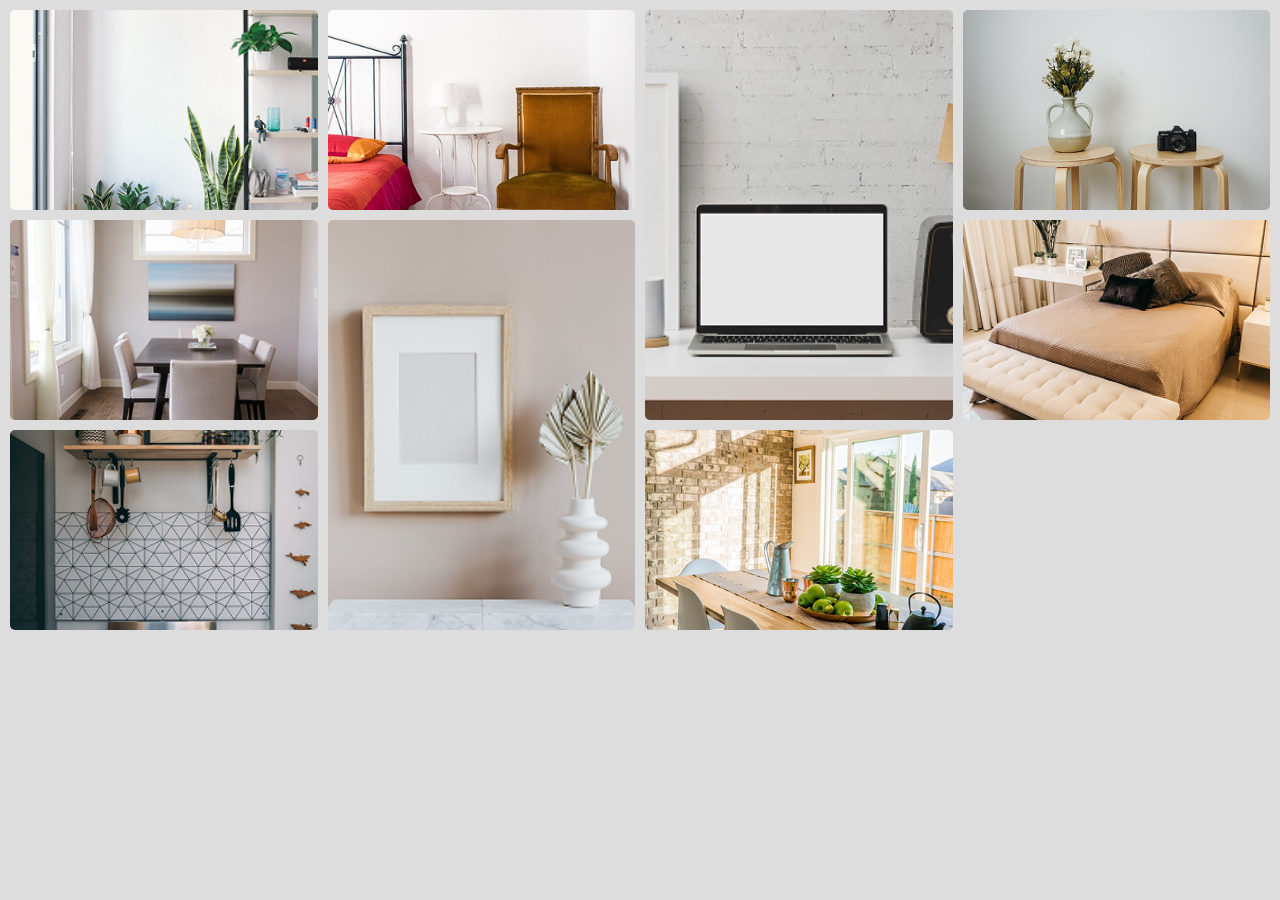
<file: about.html>
<!DOCTYPE html>
<html lang="en">
  <head>
    <meta charset="UTF-8" />
    <meta name="viewport" content="width=device-width, initial-scale=1.0" />
    <title>responsive Image Gallery</title>
    <link rel="stylesheet" href="./css/test.css" />
  </head>
  <body>
    <div class="gallery">
      <div class="image-container">
        <img src="./image/Furniture/Rectangle 36.png" />
      </div>
      <div class="image-container">
        <img src="./image/Furniture/Rectangle 37.png" />
      </div>
      <div class="image-container tall">
        <img src="./image/Furniture/Rectangle 38.png" />
      </div>
      <div class="image-container">
        <img src="./image/Furniture/Rectangle 39.png" />
      </div>
      <div class="image-container">
        <img src="./image/Furniture/Rectangle 40.png" />
      </div>
      <div class="image-container tall">
        <img src="./image/Furniture/Rectangle 41.png" />
      </div>
      <div class="image-container">
        <img src="./image/Furniture/Rectangle 43.png" />
      </div>
      <div class="image-container">
        <img src="./image/Furniture/Rectangle 44.png" />
      </div>
      <div class="image-container">
        <img src="./image/Furniture/Rectangle 45.png" />
      </div>
      <!-- <div class="image-container">
        <img src="10.jpg" />
      </div>
      <div class="image-container tall">
        <img src="11.jpg" />
      </div>
      <div class="image-container tall">
        <img src="12.jpg" />
      </div>
      <div class="image-container">
        <img src="13.jpg" />
      </div>
      <div class="image-container">
        <img src="14.jpg" />
      </div>
      <div class="image-container tall">
        <img src="15.jpg" />
      </div>
      <div class="image-container tall">
        <img src="16.jpg" />
      </div>
      <div class="grid-item">
        <img src="17.jpg" />
      </div>
      <div class="image-container tall">
        <img src="18.jpg" />
      </div>
      <div class="image-container tall">
        <img src="19.jpg" />
      </div>
      <div class="image-container tall">
        <img src="20.jpg" />
      </div>
      <div class="image-container">
        <img src="21.jpg" />
      </div>
      <div class="image-container tall">
        <img src="22.jpg" />
      </div>
      <div class="image-container">
        <img src="23.jpg" />
      </div>
      <div class="image-container">
        <img src="24.jpg" />
      </div>
      <div class="image-container">
        <img src="25.jpg" />
      </div> -->
    </div>
  </body>
</html>
</file>
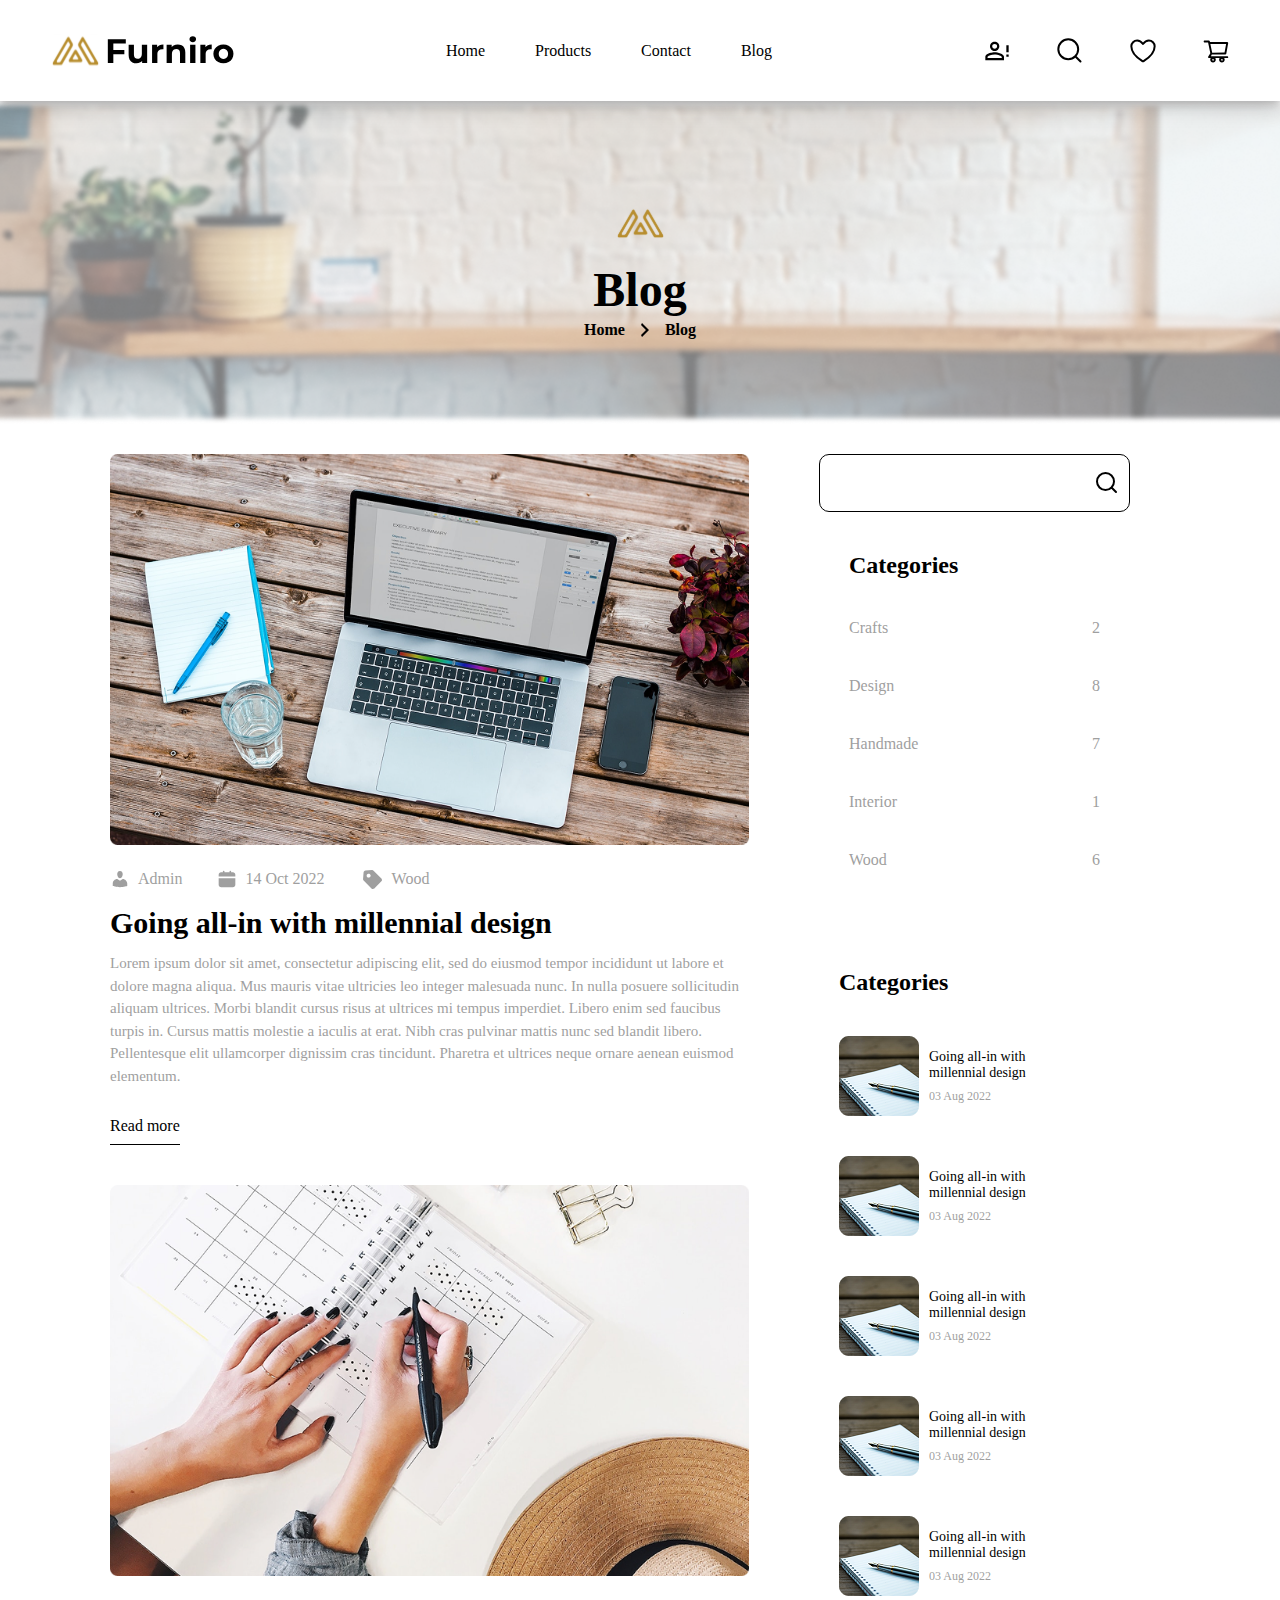
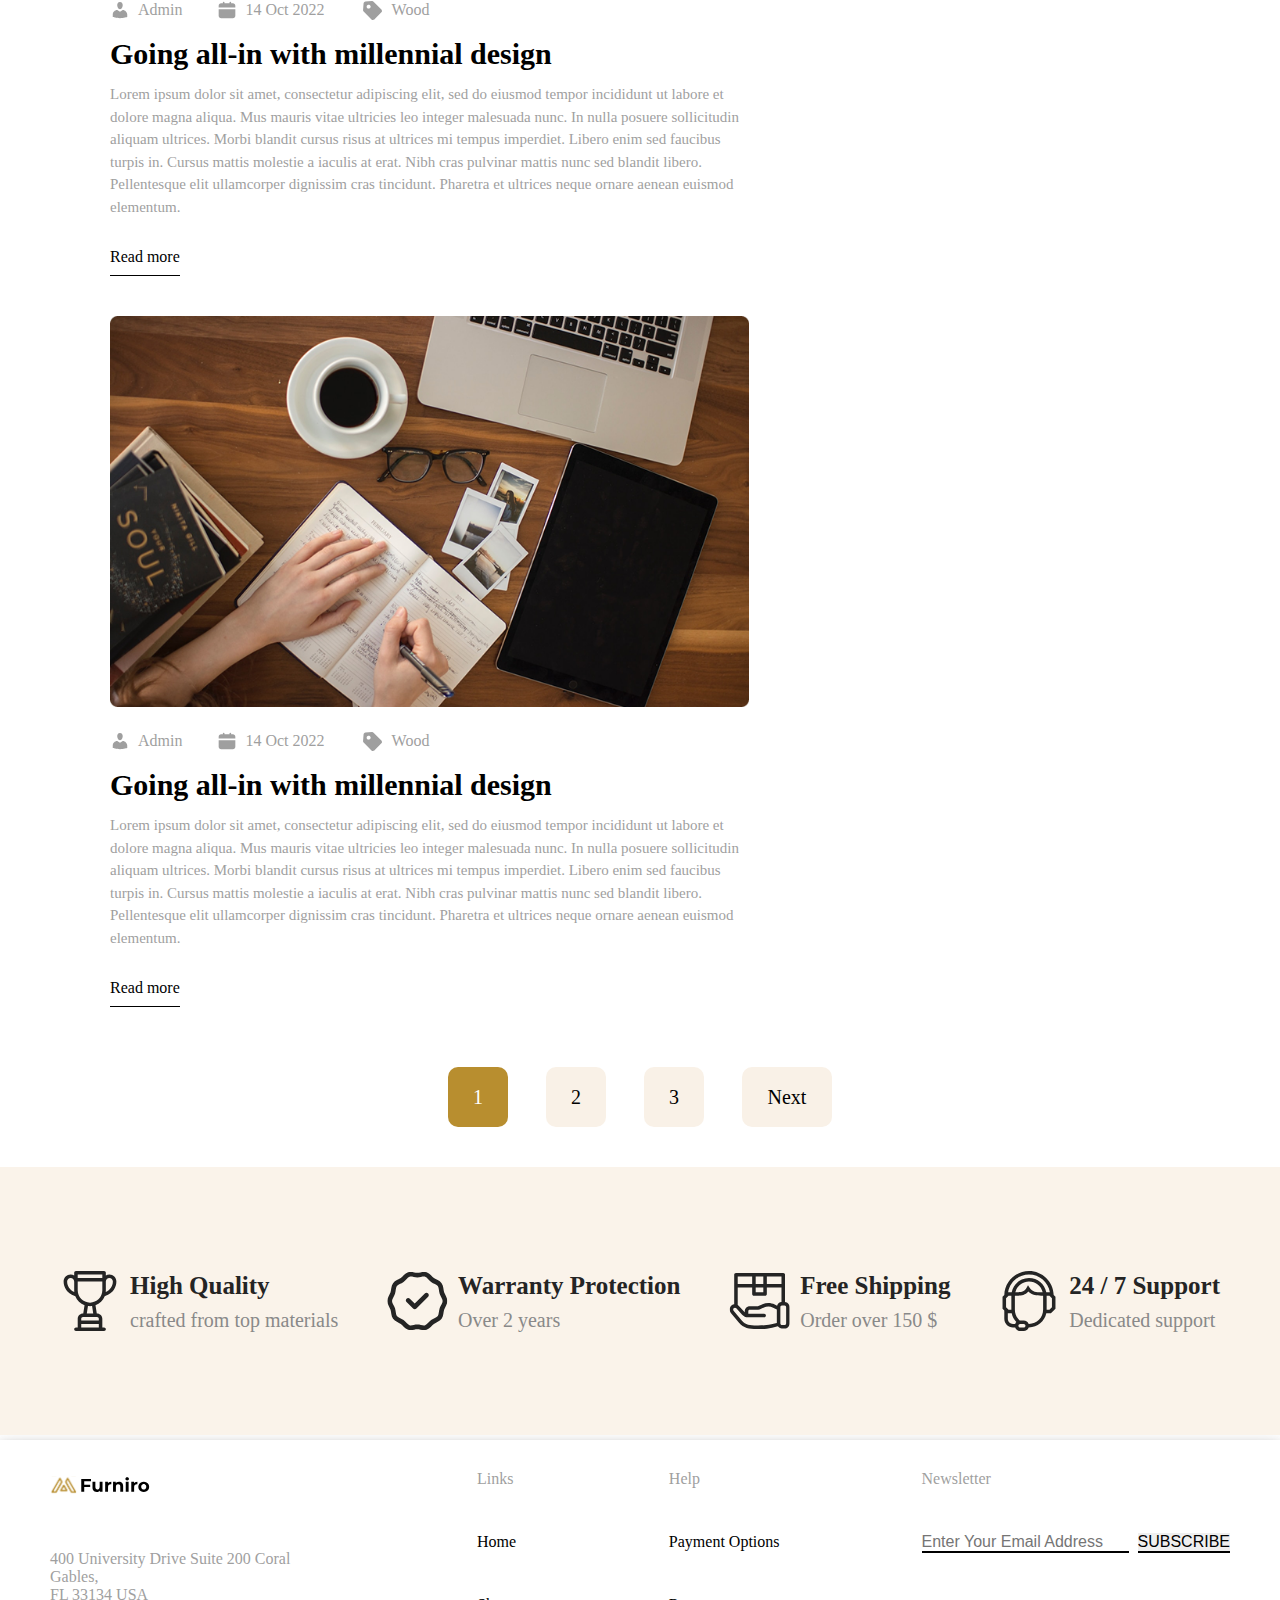
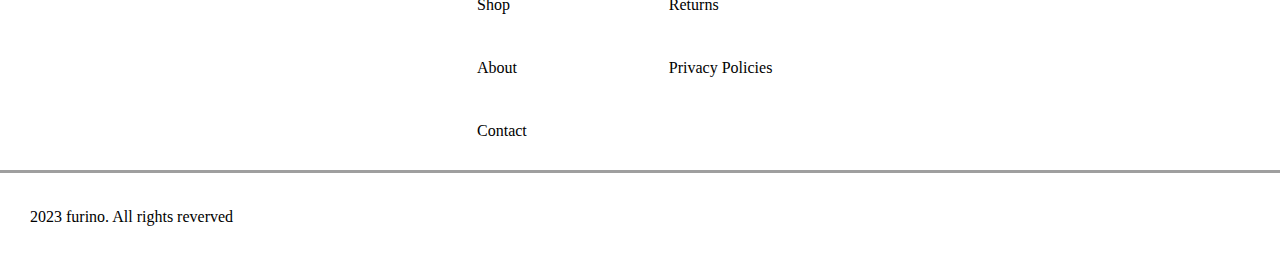
<file: blog.html>
<!DOCTYPE html>
<html lang="en">
  <head>
    <meta charset="UTF-8" />
    <meta name="viewport" content="width=device-width, initial-scale=1.0" />
    <title>Contact page</title>

    <!-- font-awesome starts -->
    <link
      rel="stylesheet"
      href="https://cdnjs.cloudflare.com/ajax/libs/font-awesome/6.7.2/css/all.min.css"
      integrity="sha512-Evv84Mr4kqVGRNSgIGL/F/aIDqQb7xQ2vcrdIwxfjThSH8CSR7PBEakCr51Ck+w+/U6swU2Im1vVX0SVk9ABhg=="
      crossorigin="anonymous"
      referrerpolicy="no-referrer"
    />
    <!-- font-awesome end -->
    <link rel="stylesheet" href="./css/blog.css" />
    <link rel="stylesheet" href="./css/header-footer.css" />
  </head>
  <body>
    <!-- header starts -->
    <header class="header-area">
      <div class="container">
        <nav class="header">
          <div class="header__logo">
            <a href="./index.html"
              ><img src="./image/logo/logo.svg" alt=""
            /></a>
          </div>
          <div class="header__menuitm">
            <ul>
              <li><a href="./index.html">Home</a></li>

              <li class="Product-list">
                Products
                <ul class="Products">
                  <li><a href="./shop.html">Shop</a></li>
                  <li><a href="./cart.html">Cart</a></li>
                  <li><a href="./checkout.html">Checkout</a></li>
                  <li><a href="./single-product.html">Single Product</a></li>
                </ul>
              </li>

              <li><a href="./contact.html">Contact</a></li>
              <li><a href="./blog.html">Blog</a></li>
            </ul>
          </div>
          <div class="header__icons">
            <img src="./image/mdi_account-alert-outline.svg" alt="" />
            <img src="./image/akar-icons_search.svg" alt="" />
            <img src="./image/akar-icons_heart.svg" alt="" />
            <img src="./image/ant-design_shopping-cart.svg" alt="" />
          </div>
          <div class="mobeil-icon">
            <img src="./image/mdi_account-alert-outline.svg" alt="" />
            <span>
              <span class="menu-open" onclick="togglemenu()"
                ><i class="fa-solid fa-bars"></i
              ></span>
              <span class="menu-cansel" onclick="togglemenu()"
                ><i class="fa-regular fa-x"></i
              ></span>
            </span>
          </div>
        </nav>
        <div class="modile-area">
          <div class="mobile-navber">
            <ul>
              <li><a href="./index.html">Home</a></li>
              <li><a href="./shop.html">Shop</a></li>
              <li><a href="./cart.html">Cart</a></li>
              <li><a href="./checkout.html">Checkout</a></li>
              <li><a href="./single-product.html">Single Product</a></li>
              <li><a href="./contact.html">Contact</a></li>
              <li><a href="./blog.html">Blog</a></li>
            </ul>
          </div>
        </div>
      </div>
    </header>

    <!-- header end -->

    <!-- hero starts -->
    <div class="hero-top"></div>
    <section class="hero-area">
      <div class="container">
        <div class="hero">
          <div class="hero-item">
            <div class="hero-content">
              <img src="./image/logo/Meubel House_Logos-05.svg" alt="" />
              <h3>Blog</h3>
              <p>
                Home
                <img src="./image/icon/dashicons_arrow-down-alt2.svg" alt="" />
                <span>Blog</span>
              </p>
            </div>
          </div>
        </div>
      </div>
    </section>
    <!-- hero end -->

    <!-- Blog starts -->

    <section class="blog-area">
      <div class="container">
        <div class="blog">
          <div class="blog-content">
            <div class="blog-post">
              <div class="blog-img">
                <img src="./image/Rectangle 68.png" alt="" />
              </div>
              <div class="blogpost-icon">
                <p>
                  <img
                    src="./image/icon/dashicons_admin-users.svg"
                    alt="dashicons_admin"
                  />
                  <span>Admin</span>
                </p>
                <p>
                  <img src="./image/icon/uis_calender.svg" alt="calender" />
                  <span>14 Oct 2022</span>
                </p>
                <p>
                  <img src="./image/icon/ci_tag.svg" alt="tag" />
                  <span>Wood</span>
                </p>
              </div>
              <div class="bolg-titel">
                <h3>Going all-in with millennial design</h3>
                <p>
                  Lorem ipsum dolor sit amet, consectetur adipiscing elit, sed
                  do eiusmod tempor incididunt ut labore et dolore magna aliqua.
                  Mus mauris vitae ultricies leo integer malesuada nunc. In
                  nulla posuere sollicitudin aliquam ultrices. Morbi blandit
                  cursus risus at ultrices mi tempus imperdiet. Libero enim sed
                  faucibus turpis in. Cursus mattis molestie a iaculis at erat.
                  Nibh cras pulvinar mattis nunc sed blandit libero.
                  Pellentesque elit ullamcorper dignissim cras tincidunt.
                  Pharetra et ultrices neque ornare aenean euismod elementum.
                </p>
                <span>Read more</span>
              </div>
            </div>
            <div class="blog-post">
              <div class="blog-img">
                <img src="./image/Rectangle 68 (1).png" alt="" />
              </div>
              <div class="blogpost-icon">
                <p>
                  <img
                    src="./image/icon/dashicons_admin-users.svg"
                    alt="dashicons_admin"
                  />
                  <span>Admin</span>
                </p>
                <p>
                  <img src="./image/icon/uis_calender.svg" alt="calender" />
                  <span>14 Oct 2022</span>
                </p>
                <p>
                  <img src="./image/icon/ci_tag.svg" alt="tag" />
                  <span>Wood</span>
                </p>
              </div>
              <div class="bolg-titel">
                <h3>Going all-in with millennial design</h3>
                <p>
                  Lorem ipsum dolor sit amet, consectetur adipiscing elit, sed
                  do eiusmod tempor incididunt ut labore et dolore magna aliqua.
                  Mus mauris vitae ultricies leo integer malesuada nunc. In
                  nulla posuere sollicitudin aliquam ultrices. Morbi blandit
                  cursus risus at ultrices mi tempus imperdiet. Libero enim sed
                  faucibus turpis in. Cursus mattis molestie a iaculis at erat.
                  Nibh cras pulvinar mattis nunc sed blandit libero.
                  Pellentesque elit ullamcorper dignissim cras tincidunt.
                  Pharetra et ultrices neque ornare aenean euismod elementum.
                </p>
                <span>Read more</span>
              </div>
            </div>
            <div class="blog-post">
              <div class="blog-img">
                <img src="./image/Rectangle 68 (2).png" alt="" />
              </div>
              <div class="blogpost-icon">
                <p>
                  <img
                    src="./image/icon/dashicons_admin-users.svg"
                    alt="dashicons_admin"
                  />
                  <span>Admin</span>
                </p>
                <p>
                  <img src="./image/icon/uis_calender.svg" alt="calender" />
                  <span>14 Oct 2022</span>
                </p>
                <p>
                  <img src="./image/icon/ci_tag.svg" alt="tag" />
                  <span>Wood</span>
                </p>
              </div>
              <div class="bolg-titel">
                <h3>Going all-in with millennial design</h3>
                <p>
                  Lorem ipsum dolor sit amet, consectetur adipiscing elit, sed
                  do eiusmod tempor incididunt ut labore et dolore magna aliqua.
                  Mus mauris vitae ultricies leo integer malesuada nunc. In
                  nulla posuere sollicitudin aliquam ultrices. Morbi blandit
                  cursus risus at ultrices mi tempus imperdiet. Libero enim sed
                  faucibus turpis in. Cursus mattis molestie a iaculis at erat.
                  Nibh cras pulvinar mattis nunc sed blandit libero.
                  Pellentesque elit ullamcorper dignissim cras tincidunt.
                  Pharetra et ultrices neque ornare aenean euismod elementum.
                </p>
                <span>Read more</span>
              </div>
            </div>
          </div>
          <div class="blog-recentposts">
            <div class="blog-categories">
              <div class="blog-search">
                <input type="text" />
                <img src="./image/icon/akar-icons_search.svg" alt="" />
              </div>
              <div class="categories">
                <h4>Categories</h4>
                <p><span>Crafts</span> <span>2</span></p>
                <p><span>Design</span> <span>8</span></p>
                <p><span>Handmade</span> <span>7</span></p>
                <p><span>Interior</span> <span>1</span></p>
                <p><span>Wood</span> <span>6</span></p>
              </div>
            </div>
            <div class="blog-recent">
              <h4>Categories</h4>
              <div class="blog-recentitem">
                <img src="./image/Rectangle 69.png" alt="" />
                <div>
                  <p>Going all-in with millennial design</p>
                  <span>03 Aug 2022</span>
                </div>
              </div>
              <div class="blog-recentitem">
                <img src="./image/Rectangle 69.png" alt="" />
                <div>
                  <p>Going all-in with millennial design</p>
                  <span>03 Aug 2022</span>
                </div>
              </div>
              <div class="blog-recentitem">
                <img src="./image/Rectangle 69.png" alt="" />
                <div>
                  <p>Going all-in with millennial design</p>
                  <span>03 Aug 2022</span>
                </div>
              </div>
              <div class="blog-recentitem">
                <img src="./image/Rectangle 69.png" alt="" />
                <div>
                  <p>Going all-in with millennial design</p>
                  <span>03 Aug 2022</span>
                </div>
              </div>
              <div class="blog-recentitem">
                <img src="./image/Rectangle 69.png" alt="" />
                <div>
                  <p>Going all-in with millennial design</p>
                  <span>03 Aug 2022</span>
                </div>
              </div>
            </div>
          </div>
        </div>
        <div class="prodect-page">
          <div class="one">1</div>
          <div class="two">2</div>
          <div class="two">3</div>
          <div class="next">Next</div>
        </div>
      </div>
    </section>

    <!-- Blog end -->

    <!-- warranty starts -->
    <section class="warranty-area">
      <div class="container">
        <div class="warranty">
          <div class="warranty-item">
            <img src="./image/icon/trophy 1.svg" alt="" />
            <div class="warranty-title">
              <h4>High Quality</h4>
              <p>crafted from top materials</p>
            </div>
          </div>
          <div class="warranty-item">
            <img src="./image/icon/guarantee.svg" alt="" />
            <div class="warranty-title">
              <h4>Warranty Protection</h4>
              <p>Over 2 years</p>
            </div>
          </div>
          <div class="warranty-item">
            <img src="./image/icon/shipping.svg" alt="" />
            <div class="warranty-title">
              <h4>Free Shipping</h4>
              <p>Order over 150 $</p>
            </div>
          </div>
          <div class="warranty-item">
            <img src="./image/icon/customer-support.svg" alt="" />
            <div class="warranty-title">
              <h4>24 / 7 Support</h4>
              <p>Dedicated support</p>
            </div>
          </div>
        </div>
      </div>
    </section>
    <!-- warranty end -->

    <!-- footer starts -->

    <section class="footer-area">
      <div class="container">
        <div>
          <div class="footer">
            <div class="footer-logo">
              <img src="./image/logo/logo.svg" alt="" />
              <div class="footer-title">
                <p>400 University Drive Suite 200 Coral Gables,</p>
                <p>FL 33134 USA</p>
              </div>
            </div>
            <div class="footer-menu1">
              <ul>
                <span>Links</span>
                <li><a href="#">Home</a></li>
                <li><a href="#">Shop</a></li>
                <li><a href="#">About</a></li>
                <li><a href="#">Contact</a></li>
              </ul>
            </div>

            <div class="footer-menu1">
              <ul>
                <span>Help</span>
                <li><a href="#">Payment Options</a></li>
                <li><a href="#">Returns</a></li>
                <li><a href="#">Privacy Policies</a></li>
              </ul>
            </div>

            <div class="footer-newsletter">
              <span>Newsletter</span>
              <form action="">
                <input type="text" placeholder="Enter Your Email Address" />
                <button>SUBSCRIBE</button>
              </form>
            </div>
          </div>
          <div>
            <div class="copyright-line"></div>
            <div class="copyright-title">2023 furino. All rights reverved</div>
          </div>
        </div>
      </div>
    </section>
    <!-- footer end -->

    <script>
      let menuopen = document.querySelector(".menu-open");
      let menucloge = document.querySelector(".menu-cansel");
      let menulist = document.querySelector(".modile-area");
      menulist.style.top = "-700px";
      menuopen.style.display = "block";
      menucloge.style.display = "none";

      function togglemenu() {
        if (menulist.style.top == "-700px") {
          menulist.style.top = "80px";
          menuopen.style.display = "none";
          menucloge.style.display = "block";
        } else {
          menulist.style.top = "-700px";
          menuopen.style.display = "block";
          menucloge.style.display = "none";
        }
      }
    </script>
  </body>
</html>
</file>
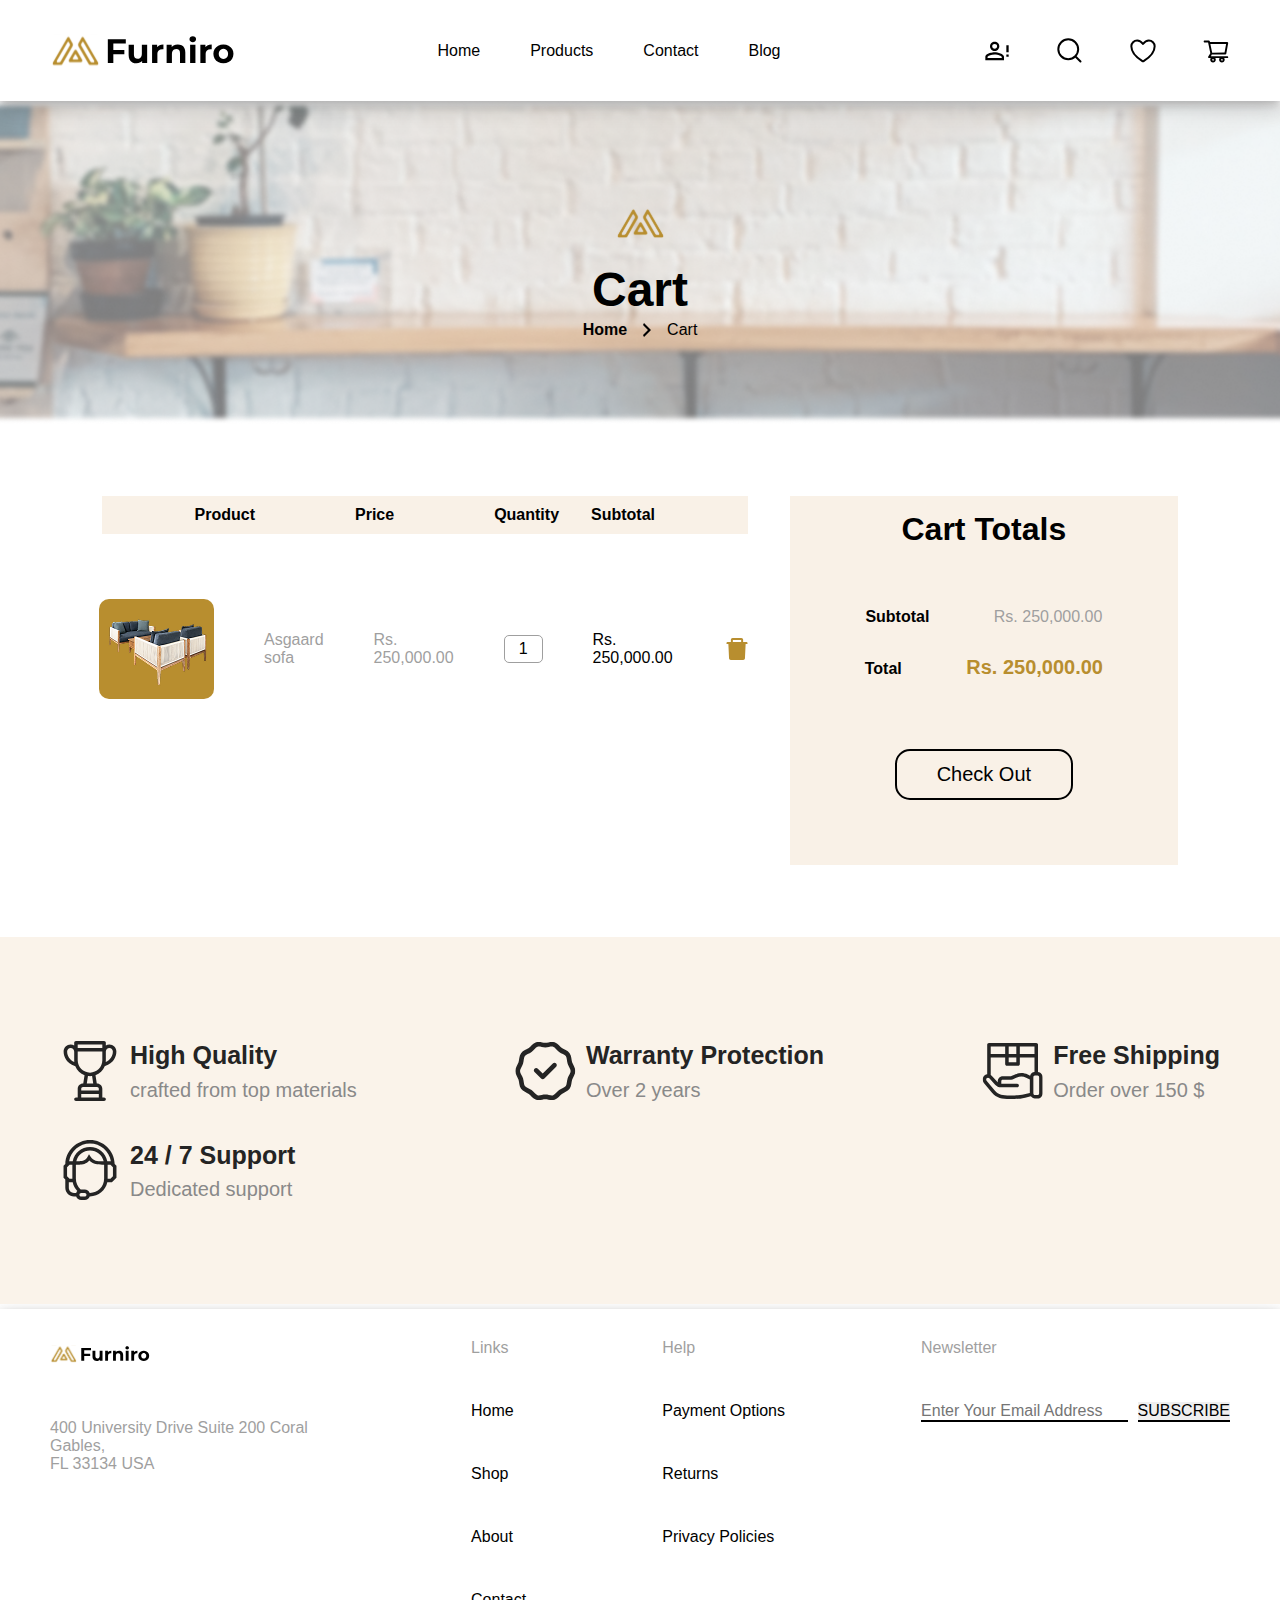
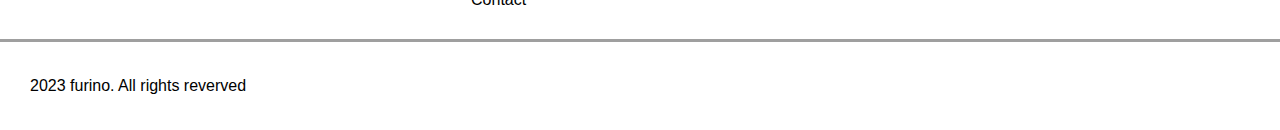
<file: cart.html>
<!DOCTYPE html>
<html lang="en">
  <head>
    <meta charset="UTF-8" />
    <meta name="viewport" content="width=device-width, initial-scale=1.0" />
    <title>Cart page</title>

    <!-- font-awesome starts -->
    <link
      rel="stylesheet"
      href="https://cdnjs.cloudflare.com/ajax/libs/font-awesome/6.7.2/css/all.min.css"
      integrity="sha512-Evv84Mr4kqVGRNSgIGL/F/aIDqQb7xQ2vcrdIwxfjThSH8CSR7PBEakCr51Ck+w+/U6swU2Im1vVX0SVk9ABhg=="
      crossorigin="anonymous"
      referrerpolicy="no-referrer"
    />
    <!-- font-awesome end -->
    <link rel="stylesheet" href="./css/cart.css" />
    <link rel="stylesheet" href="./css/header-footer.css" />
  </head>
  <body>
    <!-- header starts -->
    <header class="header-area">
      <div class="container">
        <nav class="header">
          <div class="header__logo">
            <img src="./image/logo/logo.svg" alt="" />
          </div>
          <div class="header__menuitm">
            <ul>
              <li><a href="#">Home</a></li>

              <li class="Product-list">
                <span class="Product-list1">Products</span>
                <ul class="Products">
                  <li><a href="#">Shop</a></li>
                  <li><a href="#">Cart</a></li>
                  <li><a href="#">Checkout</a></li>
                  <li><a href="#">Single Product</a></li>
                </ul>
              </li>

              <li><a href="#">Contact</a></li>
              <li><a href="#">Blog</a></li>
            </ul>
          </div>
          <div class="header__icons">
            <img src="./image/mdi_account-alert-outline.svg" alt="" />
            <img src="./image/akar-icons_search.svg" alt="" />
            <img src="./image/akar-icons_heart.svg" alt="" />
            <img src="./image/ant-design_shopping-cart.svg" alt="" />
          </div>
          <div class="mobeil-icon">
            <img src="./image/mdi_account-alert-outline.svg" alt="" />
            <span>
              <span class="menu-open" onclick="togglemenu()"
                ><i class="fa-solid fa-bars"></i
              ></span>
              <span class="menu-cansel" onclick="togglemenu()"
                ><i class="fa-regular fa-x"></i
              ></span>
            </span>
          </div>
        </nav>
        <div class="modile-area">
          <div class="mobile-navber">
            <ul>
              <li><a href="#">Home</a></li>
              <li><a href="#">Shop</a></li>
              <li><a href="#">Cart</a></li>
              <li><a href="#">Checkout</a></li>
              <li><a href="#">Single Product</a></li>
              <li><a href="#">Contact</a></li>
              <li><a href="#">Blog</a></li>
            </ul>
          </div>
        </div>
      </div>
    </header>

    <!-- header end -->

    <!-- hero starts -->
    <div class="hero-top"></div>
    <section class="hero-area">
      <div class="container">
        <div class="hero">
          <div class="hero-item">
            <div class="hero-content">
              <img src="./image/logo/Meubel House_Logos-05.svg" alt="" />
              <h3>Cart</h3>
              <p>
                Home
                <img src="./image/icon/dashicons_arrow-down-alt2.svg" alt="" />
                <span>Cart</span>
              </p>
            </div>
          </div>
        </div>
      </div>
    </section>
    <!-- hero end -->

    <!-- cart starts -->

    <section class="cart-area">
      <div class="container">
        <div class="cart">
          <div class="cart-items">
            <div class="cart-item1">
              <p>Product</p>
              <p>Price</p>
              <div class="">
                <p>Quantity</p>
                <p>Subtotal</p>
              </div>
            </div>
            <div class="cart-item2">
              <img
                class="cart-Product"
                src="./image/Asgaard sofa 5.png"
                alt=""
              />
              <div>
                <p class="Product-name">Asgaard sofa</p>
                <p class="Product-name">Rs. 250,000.00</p>
                <p class="Product-numner">1</p>
                <p>Rs. 250,000.00</p>
              </div>
              <img src="./image/icon/ant-design_delete-filled.svg" alt="" />
            </div>
          </div>
          <div class="cart-Totals">
            <h4>Cart Totals</h4>
            <p>Subtotal <span>Rs. 250,000.00</span></p>
            <p>Total <span class="price">Rs. 250,000.00</span></p>
            <button>Check Out</button>
          </div>
        </div>
      </div>
    </section>
    <!-- cart end -->

    <!-- warranty starts -->
    <section class="warranty-area">
      <div class="container">
        <div class="warranty">
          <div class="warranty-item">
            <img src="./image/icon/trophy 1.svg" alt="" />
            <div class="warranty-title">
              <h4>High Quality</h4>
              <p>crafted from top materials</p>
            </div>
          </div>
          <div class="warranty-item">
            <img src="./image/icon/guarantee.svg" alt="" />
            <div class="warranty-title">
              <h4>Warranty Protection</h4>
              <p>Over 2 years</p>
            </div>
          </div>
          <div class="warranty-item">
            <img src="./image/icon/shipping.svg" alt="" />
            <div class="warranty-title">
              <h4>Free Shipping</h4>
              <p>Order over 150 $</p>
            </div>
          </div>
          <div class="warranty-item">
            <img src="./image/icon/customer-support.svg" alt="" />
            <div class="warranty-title">
              <h4>24 / 7 Support</h4>
              <p>Dedicated support</p>
            </div>
          </div>
        </div>
      </div>
    </section>
    <!-- warranty end -->

    <!-- footer starts -->

    <section class="footer-area">
      <div class="container">
        <div>
          <div class="footer">
            <div class="footer-logo">
              <img src="./image/logo/logo.svg" alt="" />
              <div class="footer-title">
                <p>400 University Drive Suite 200 Coral Gables,</p>
                <p>FL 33134 USA</p>
              </div>
            </div>
            <div class="footer-menu1">
              <ul>
                <span>Links</span>
                <li><a href="#">Home</a></li>
                <li><a href="#">Shop</a></li>
                <li><a href="#">About</a></li>
                <li><a href="#">Contact</a></li>
              </ul>
            </div>

            <div class="footer-menu1">
              <ul>
                <span>Help</span>
                <li><a href="#">Payment Options</a></li>
                <li><a href="#">Returns</a></li>
                <li><a href="#">Privacy Policies</a></li>
              </ul>
            </div>

            <div class="footer-newsletter">
              <span>Newsletter</span>
              <form action="">
                <input type="text" placeholder="Enter Your Email Address" />
                <button>SUBSCRIBE</button>
              </form>
            </div>
          </div>
          <div>
            <div class="copyright-line"></div>
            <div class="copyright-title">2023 furino. All rights reverved</div>
          </div>
        </div>
      </div>
    </section>
    <!-- footer end -->

    <script>
      let menuopen = document.querySelector(".menu-open");
      let menucloge = document.querySelector(".menu-cansel");
      let menulist = document.querySelector(".modile-area");
      menulist.style.top = "-700px";
      menuopen.style.display = "block";
      menucloge.style.display = "none";

      function togglemenu() {
        if (menulist.style.top == "-700px") {
          menulist.style.top = "80px";
          menuopen.style.display = "none";
          menucloge.style.display = "block";
        } else {
          menulist.style.top = "-700px";
          menuopen.style.display = "block";
          menucloge.style.display = "none";
        }
      }
    </script>
  </body>
</html>
</file>
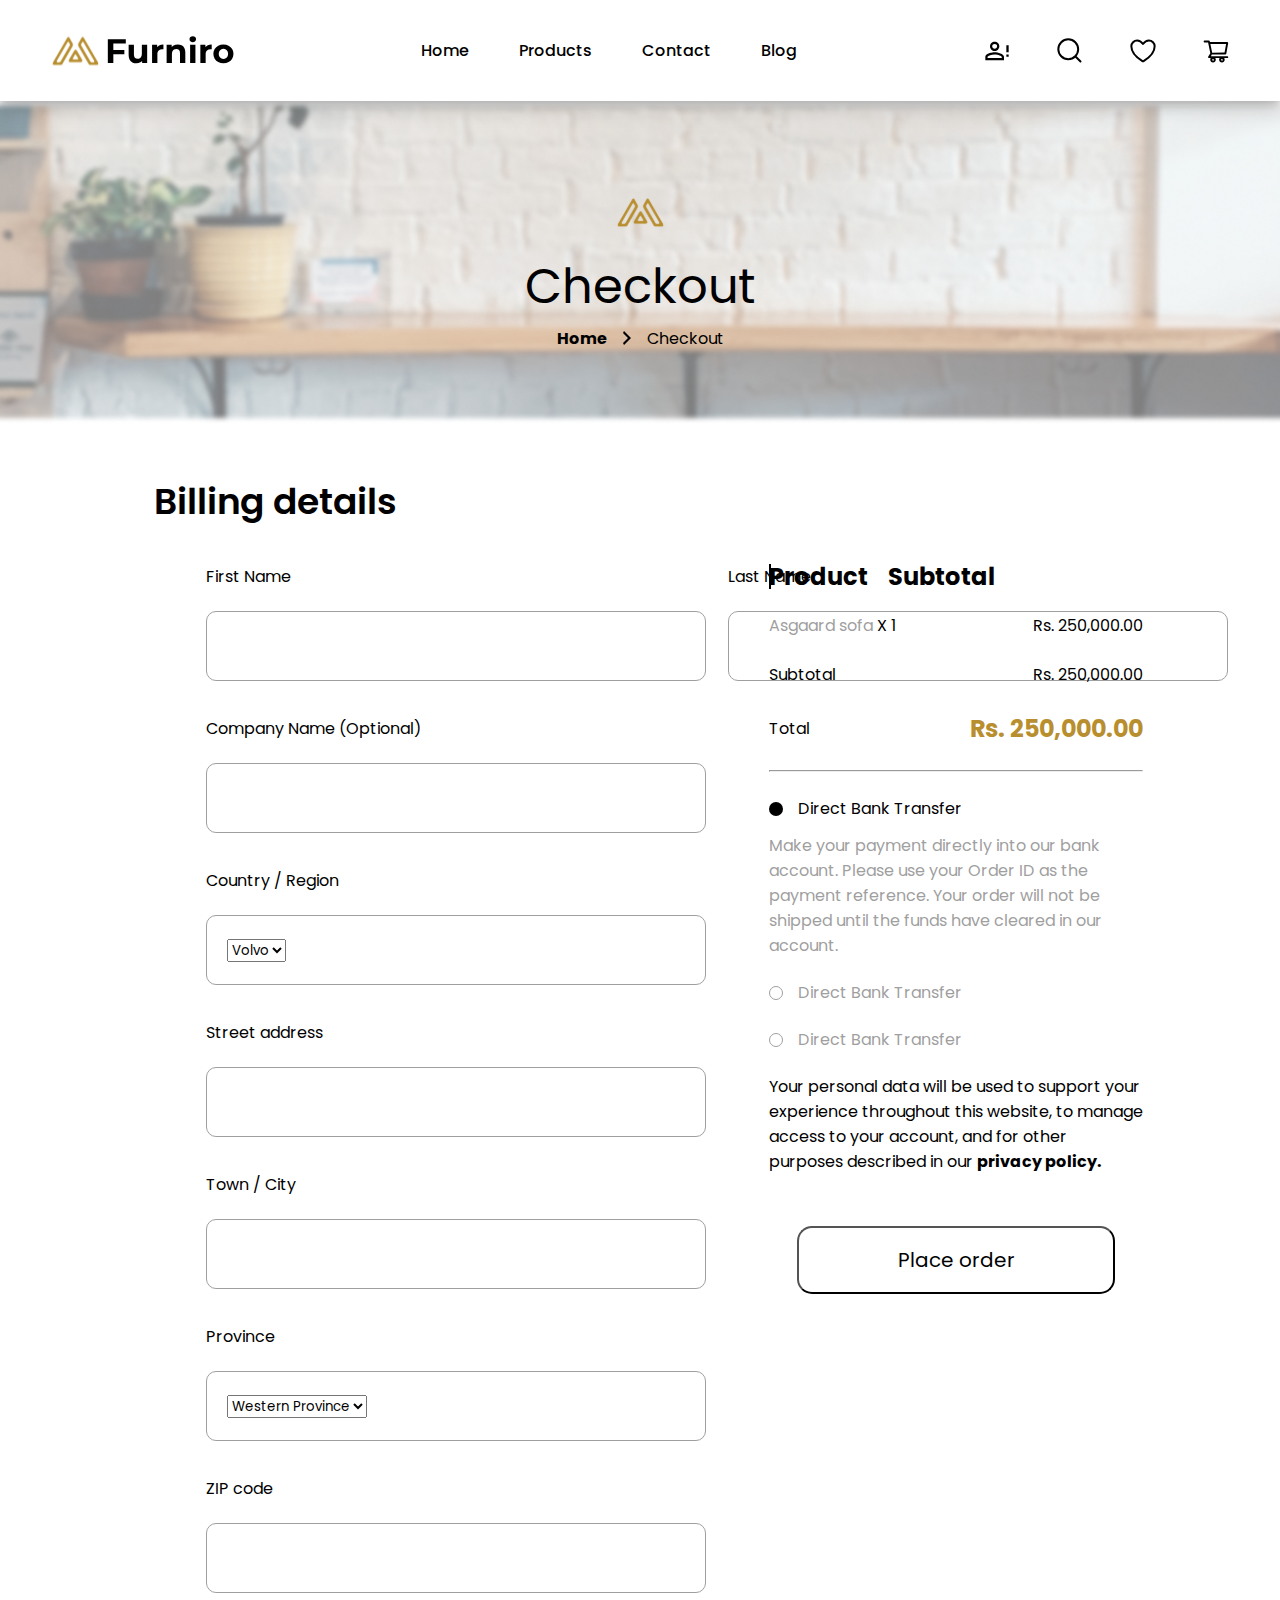
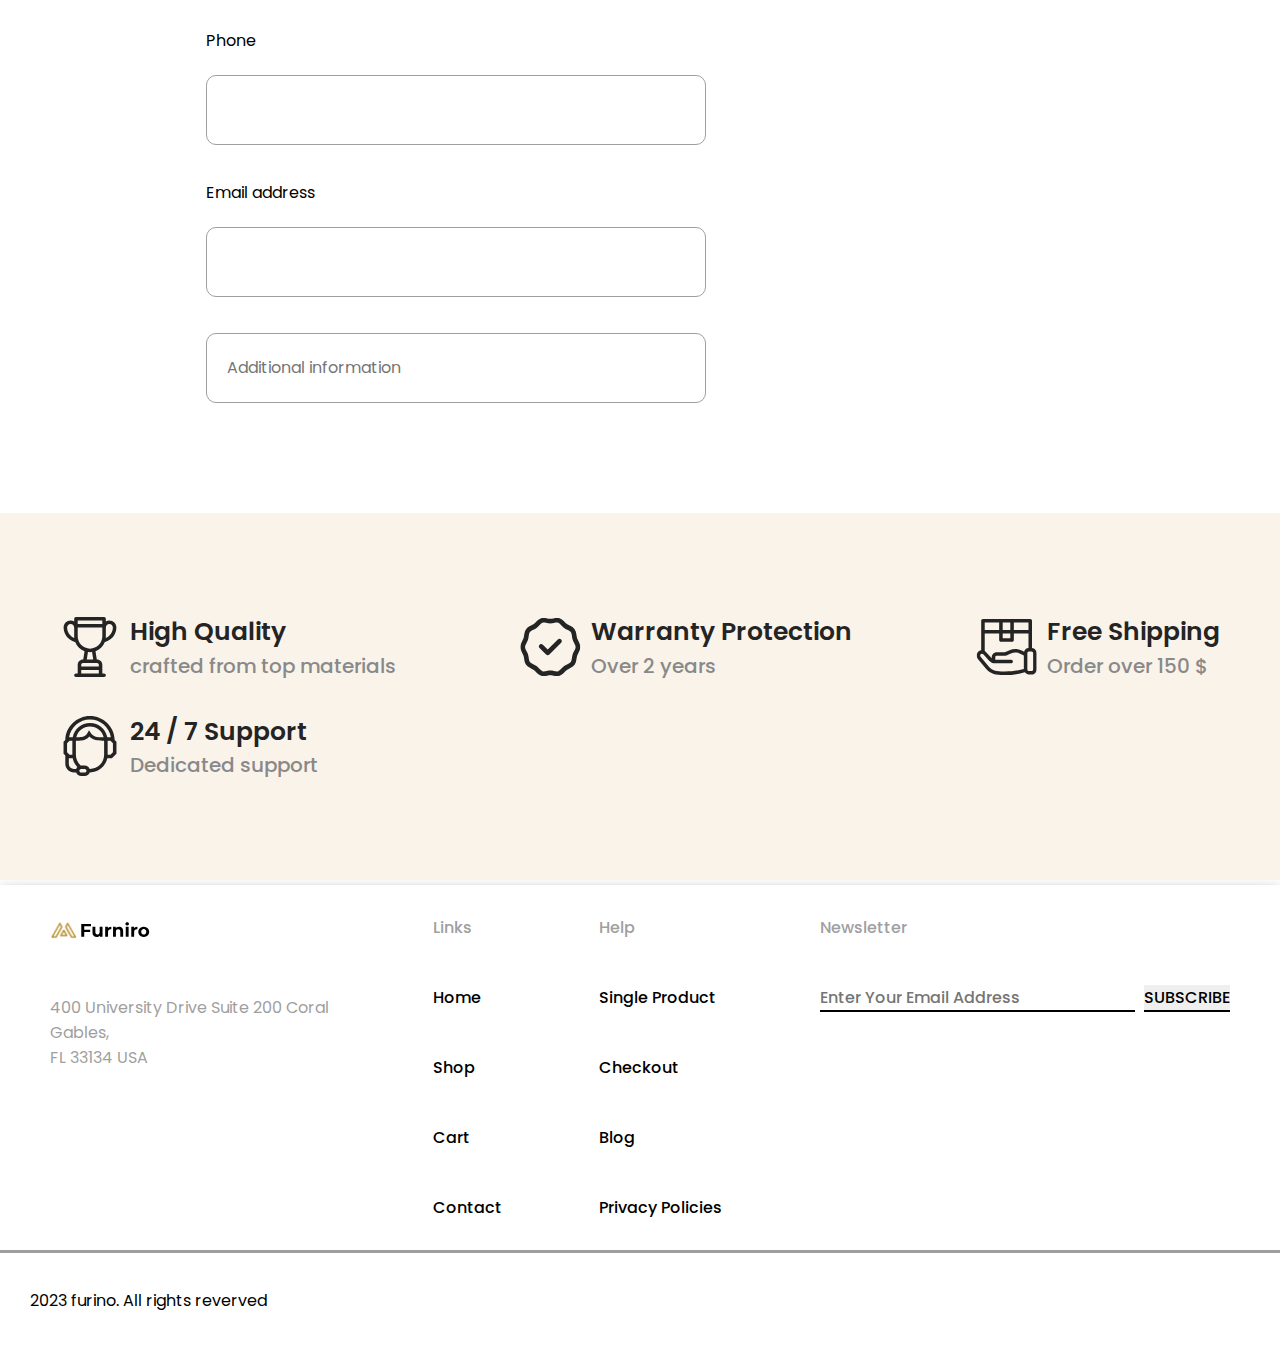
<file: checkout.html>
<!DOCTYPE html>
<html lang="en">
  <head>
    <meta charset="UTF-8" />
    <meta name="viewport" content="width=device-width, initial-scale=1.0" />
    <title>Checkout page</title>

    <!--  google-font starts -->
    <link rel="preconnect" href="https://fonts.googleapis.com" />
    <link rel="preconnect" href="https://fonts.gstatic.com" crossorigin />
    <link
      href="https://fonts.googleapis.com/css2?family=Poppins:ital,wght@0,100;0,200;0,300;0,400;0,500;0,600;0,700;0,800;0,900;1,100;1,200;1,300;1,400;1,500;1,600;1,700;1,800;1,900&display=swap"
      rel="stylesheet"
    />
    <!-- google-font end -->

    <!-- font-awesome starts -->
    <link
      rel="stylesheet"
      href="https://cdnjs.cloudflare.com/ajax/libs/font-awesome/6.7.2/css/all.min.css"
      integrity="sha512-Evv84Mr4kqVGRNSgIGL/F/aIDqQb7xQ2vcrdIwxfjThSH8CSR7PBEakCr51Ck+w+/U6swU2Im1vVX0SVk9ABhg=="
      crossorigin="anonymous"
      referrerpolicy="no-referrer"
    />
    <!-- font-awesome end -->
    <link rel="stylesheet" href="./css/style.css" />
    <!-- <link rel="stylesheet" href="./css/header-footer.css" /> -->
  </head>
  <body>
    <!-- header starts -->
    <header class="header-area">
      <div class="container">
        <nav class="header">
          <div class="header__logo">
            <a href="./index.html"
              ><img src="./image/logo/logo.svg" alt=""
            /></a>
          </div>
          <div class="header__menuitm">
            <ul>
              <li><a href="./index.html">Home</a></li>

              <li class="Product-list">
                Products
                <ul class="Products">
                  <li><a href="./shop.html">Shop</a></li>
                  <li><a href="./cart.html">Cart</a></li>
                  <li><a href="./checkout.html">Checkout</a></li>
                  <li><a href="./single-product.html">Single Product</a></li>
                </ul>
              </li>

              <li><a href="./contact.html">Contact</a></li>
              <li><a href="./blog.html">Blog</a></li>
            </ul>
          </div>
          <div class="header__icons">
            <img src="./image/mdi_account-alert-outline.svg" alt="" />
            <img src="./image/akar-icons_search.svg" alt="" />
            <img src="./image/akar-icons_heart.svg" alt="" />
            <img src="./image/ant-design_shopping-cart.svg" alt="" />
          </div>
          <div class="mobeil-icon">
            <img src="./image/mdi_account-alert-outline.svg" alt="" />
            <span>
              <span class="menu-open" onclick="togglemenu()"
                ><i class="fa-solid fa-bars"></i
              ></span>
              <span class="menu-cansel" onclick="togglemenu()"
                ><i class="fa-regular fa-x"></i
              ></span>
            </span>
          </div>
        </nav>
        <div class="modile-area">
          <div class="mobile-navber">
            <ul>
              <li><a href="./index.html">Home</a></li>
              <li><a href="./shop.html">Shop</a></li>
              <li><a href="./cart.html">Cart</a></li>
              <li><a href="./checkout.html">Checkout</a></li>
              <li><a href="./single-product.html">Single Product</a></li>
              <li><a href="./contact.html">Contact</a></li>
              <li><a href="./blog.html">Blog</a></li>
            </ul>
          </div>
        </div>
      </div>
    </header>

    <!-- header end -->

    <!-- banner starts -->
    <div class="banner-top"></div>
    <section class="banner-area">
      <div class="container">
        <div class="banner">
          <div class="banner-item">
            <div class="banner-content">
              <img src="./image/logo/Meubel House_Logos-05.svg" alt="" />
              <h3>Checkout</h3>
              <p>
                Home
                <img src="./image/icon/dashicons_arrow-down-alt2.svg" alt="" />
                <span>Checkout</span>
              </p>
            </div>
          </div>
        </div>
      </div>
    </section>
    <!-- banner end -->

    <!-- Billing starts -->

    <section class="billing-area">
      <div class="container">
        <div class="billing">
          <div class="billing-details">
            <div class="billing-title">
              <h2>Billing details</h2>
            </div>

            <div class="contact-from">
              <div class="from-name">
                <div class="contact-name">
                  <label for="firstName">First Name</label>
                  <input
                    class="input-field"
                    type="text"
                    name="firstName"
                    id="firstName"
                    required
                  />
                </div>
                <div class="contact-name">
                  <label for="lastName">Last Name</label>
                  <input
                    class="input-field"
                    type="text"
                    name="lastName"
                    id="lastName"
                    required
                  />
                </div>
              </div>
              <div class="contact-name">
                <label for="companyName">Company Name (Optional)</label>
                <input
                  class="input-field"
                  type="text"
                  name="companyName"
                  id="companyName"
                  required
                />
              </div>
              <div class="contact-name">
                <label for="country">Country / Region</label>

                <div class="input-field">
                  <select name="country" id="country" required>
                    <option value="volvo">Volvo</option>
                    <option value="saab">Saab</option>
                    <option value="opel">Opel</option>
                    <option value="audi">Audi</option>
                  </select>
                </div>
              </div>
              <div class="contact-name">
                <label for="streetAddress">Street address</label>
                <input
                  class="input-field"
                  type="text"
                  name="streetAddress"
                  id="streetAddress"
                  required
                />
              </div>
              <div class="contact-name">
                <label for="town">Town / City</label>
                <input
                  class="input-field"
                  type="text"
                  name="town"
                  id="town"
                  required
                />
              </div>
              <div class="contact-name">
                <label for="province">Province</label>

                <div class="input-field">
                  <select name="province" id="province" required>
                    <option value="volvo">Western Province</option>
                    <option value="saab">Saab</option>
                    <option value="opel">Opel</option>
                    <option value="audi">Audi</option>
                  </select>
                </div>
              </div>
              <div class="contact-name">
                <label for="zIPCode">ZIP code</label>
                <input
                  class="input-field"
                  type="text"
                  name="zIPCode"
                  id="zIPCode"
                  required
                />
              </div>
              <div class="contact-name">
                <label for="phone">Phone</label>
                <input
                  class="input-field"
                  type="number"
                  name="phone"
                  id="phone"
                  required
                />
              </div>
              <div class="contact-name">
                <label for="email">Email address</label>
                <input
                  class="input-field"
                  type="email"
                  name="email"
                  id="email"
                  required
                />
              </div>
              <div class="contact-name">
                <!-- <label for="email">Email address</label> -->
                <input
                  class="input-field"
                  placeholder="Additional information"
                  type="text"
                  name="additional"
                  id="additional"
                  required
                />
              </div>
            </div>
          </div>
          <div class="product-detalis">
            <div class="detalis-item item1">
              <p>Product</p>
              <p>Subtotal</p>
            </div>
            <div class="detalis-item item2">
              <p><span>Asgaard sofa</span> X 1</p>
              <p>Rs. 250,000.00</p>
            </div>
            <div class="detalis-item item3">
              <p>Subtotal</p>
              <p>Rs. 250,000.00</p>
            </div>
            <div class="detalis-item item4">
              <span>Total</span>
              <p>Rs. 250,000.00</p>
            </div>
            <hr />
            <div class="product-item1">
              <div class="Bank-Transfer">
                <div class="Transfer">
                  <div></div>
                  <h5>Direct Bank Transfer</h5>
                </div>
                <p>
                  Make your payment directly into our bank account. Please use
                  your Order ID as the payment reference. Your order will not be
                  shipped until the funds have cleared in our account.
                </p>
              </div>
              <div class="Transfer1">
                <div></div>
                <h5>Direct Bank Transfer</h5>
              </div>
              <div class="Transfer1">
                <div></div>
                <h5>Direct Bank Transfer</h5>
              </div>
              <div class="Transfer2">
                <p>
                  Your personal data will be used to support your experience
                  throughout this website, to manage access to your account, and
                  for other purposes described in our
                  <span>privacy policy.</span>
                </p>
              </div>
              <div class="order-btn">
                <button>Place order</button>
              </div>
            </div>
          </div>
        </div>
      </div>
    </section>

    <!-- Billing end -->

    <!-- warranty starts -->
    <section class="warranty-area">
      <div class="container">
        <div class="warranty">
          <div class="warranty-item">
            <img src="./image/icon/trophy 1.svg" alt="" />
            <div class="warranty-title">
              <h4>High Quality</h4>
              <p>crafted from top materials</p>
            </div>
          </div>
          <div class="warranty-item">
            <img src="./image/icon/guarantee.svg" alt="" />
            <div class="warranty-title">
              <h4>Warranty Protection</h4>
              <p>Over 2 years</p>
            </div>
          </div>
          <div class="warranty-item">
            <img src="./image/icon/shipping.svg" alt="" />
            <div class="warranty-title">
              <h4>Free Shipping</h4>
              <p>Order over 150 $</p>
            </div>
          </div>
          <div class="warranty-item">
            <img src="./image/icon/customer-support.svg" alt="" />
            <div class="warranty-title">
              <h4>24 / 7 Support</h4>
              <p>Dedicated support</p>
            </div>
          </div>
        </div>
      </div>
    </section>
    <!-- warranty end -->

    <!-- footer starts -->

    <section class="footer-area">
      <div class="container">
        <div>
          <div class="footer">
            <div class="footer-logo">
              <img src="./image/logo/logo.svg" alt="" />
              <div class="footer-title">
                <p>400 University Drive Suite 200 Coral Gables,</p>
                <p>FL 33134 USA</p>
              </div>
            </div>
            <div class="footer-menu1">
              <ul>
                <span>Links</span>
                <li><a href="./index.html">Home</a></li>
                <li><a href="./shop.html">Shop</a></li>
                <li><a href="./cart.html">Cart</a></li>
                <li><a href="./contact.html">Contact</a></li>
              </ul>
            </div>

            <div class="footer-menu1">
              <ul>
                <span>Help</span>
                <li><a href="./single-product.html">Single Product</a></li>
                <li><a href="./checkout.html">Checkout</a></li>
                <li><a href="./blog.html">Blog</a></li>
                <li><a href="#">Privacy Policies</a></li>
              </ul>
            </div>

            <div class="footer-newsletter">
              <span>Newsletter</span>
              <form action="">
                <input type="text" placeholder="Enter Your Email Address" />
                <button>SUBSCRIBE</button>
              </form>
            </div>
          </div>
          <div>
            <div class="copyright-line"></div>
            <div class="copyright-title">2023 furino. All rights reverved</div>
          </div>
        </div>
      </div>
    </section>
    <!-- footer end -->

    <script>
      let menuopen = document.querySelector(".menu-open");
      let menucloge = document.querySelector(".menu-cansel");
      let menulist = document.querySelector(".modile-area");
      menulist.style.top = "-700px";
      menuopen.style.display = "block";
      menucloge.style.display = "none";

      function togglemenu() {
        if (menulist.style.top == "-700px") {
          menulist.style.top = "80px";
          menuopen.style.display = "none";
          menucloge.style.display = "block";
        } else {
          menulist.style.top = "-700px";
          menuopen.style.display = "block";
          menucloge.style.display = "none";
        }
      }
    </script>
  </body>
</html>
</file>
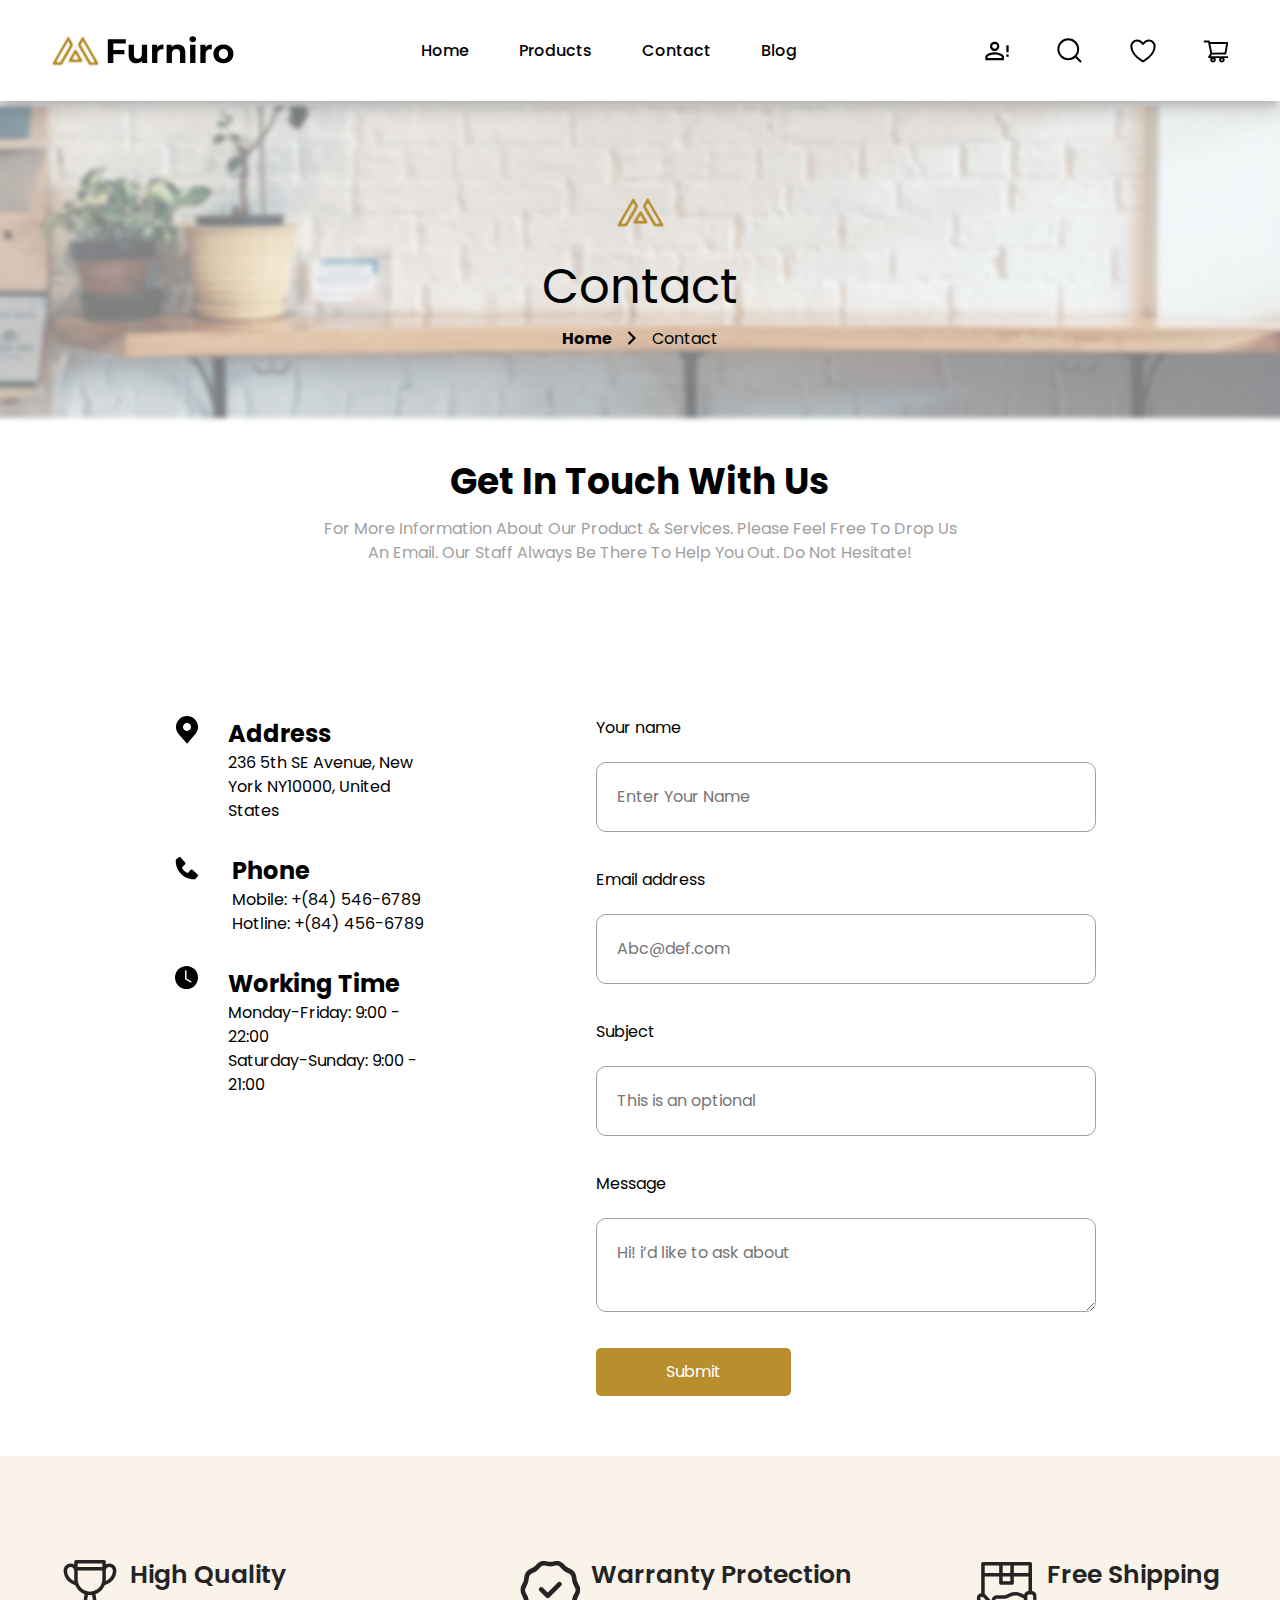
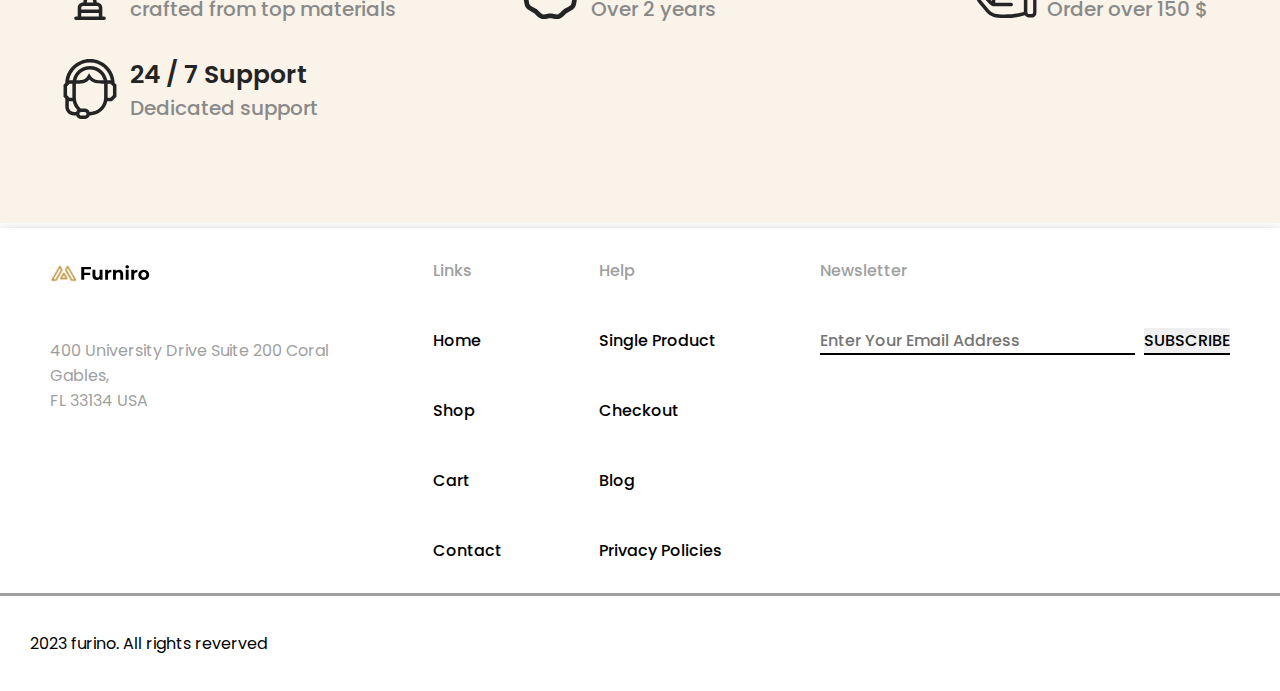
<file: contact.html>
<!DOCTYPE html>
<html lang="en">
  <head>
    <meta charset="UTF-8" />
    <meta name="viewport" content="width=device-width, initial-scale=1.0" />
    <title>Contact page</title>

    <!--  google-font starts -->
    <link rel="preconnect" href="https://fonts.googleapis.com" />
    <link rel="preconnect" href="https://fonts.gstatic.com" crossorigin />
    <link
      href="https://fonts.googleapis.com/css2?family=Poppins:ital,wght@0,100;0,200;0,300;0,400;0,500;0,600;0,700;0,800;0,900;1,100;1,200;1,300;1,400;1,500;1,600;1,700;1,800;1,900&display=swap"
      rel="stylesheet"
    />
    <!-- google-font end -->

    <!-- font-awesome starts -->
    <link
      rel="stylesheet"
      href="https://cdnjs.cloudflare.com/ajax/libs/font-awesome/6.7.2/css/all.min.css"
      integrity="sha512-Evv84Mr4kqVGRNSgIGL/F/aIDqQb7xQ2vcrdIwxfjThSH8CSR7PBEakCr51Ck+w+/U6swU2Im1vVX0SVk9ABhg=="
      crossorigin="anonymous"
      referrerpolicy="no-referrer"
    />
    <!-- font-awesome end -->
    <link rel="stylesheet" href="./css/style.css" />
    <!-- <link rel="stylesheet" href="./css/header-footer.css" /> -->
  </head>
  <body>
    <!-- header starts -->
    <header class="header-area">
      <div class="container">
        <nav class="header">
          <div class="header__logo">
            <a href="./index.html"
              ><img src="./image/logo/logo.svg" alt=""
            /></a>
          </div>
          <div class="header__menuitm">
            <ul>
              <li><a href="./index.html">Home</a></li>

              <li class="Product-list">
                Products
                <ul class="Products">
                  <li><a href="./shop.html">Shop</a></li>
                  <li><a href="./cart.html">Cart</a></li>
                  <li><a href="./checkout.html">Checkout</a></li>
                  <li><a href="./single-product.html">Single Product</a></li>
                </ul>
              </li>

              <li><a href="./contact.html">Contact</a></li>
              <li><a href="./blog.html">Blog</a></li>
            </ul>
          </div>
          <div class="header__icons">
            <img src="./image/mdi_account-alert-outline.svg" alt="" />
            <img src="./image/akar-icons_search.svg" alt="" />
            <img src="./image/akar-icons_heart.svg" alt="" />
            <img src="./image/ant-design_shopping-cart.svg" alt="" />
          </div>
          <div class="mobeil-icon">
            <img src="./image/mdi_account-alert-outline.svg" alt="" />
            <span>
              <span class="menu-open" onclick="togglemenu()"
                ><i class="fa-solid fa-bars"></i
              ></span>
              <span class="menu-cansel" onclick="togglemenu()"
                ><i class="fa-regular fa-x"></i
              ></span>
            </span>
          </div>
        </nav>
        <div class="modile-area">
          <div class="mobile-navber">
            <ul>
              <li><a href="./index.html">Home</a></li>
              <li><a href="./shop.html">Shop</a></li>
              <li><a href="./cart.html">Cart</a></li>
              <li><a href="./checkout.html">Checkout</a></li>
              <li><a href="./single-product.html">Single Product</a></li>
              <li><a href="./contact.html">Contact</a></li>
              <li><a href="./blog.html">Blog</a></li>
            </ul>
          </div>
        </div>
      </div>
    </header>

    <!-- header end -->

    <!-- banner starts -->
    <div class="banner-top"></div>
    <section class="banner-area">
      <div class="container">
        <div class="banner">
          <div class="banner-item">
            <div class="banner-content">
              <img src="./image/logo/Meubel House_Logos-05.svg" alt="" />
              <h3>Contact</h3>
              <p>
                Home
                <img src="./image/icon/dashicons_arrow-down-alt2.svg" alt="" />
                <span>Contact</span>
              </p>
            </div>
          </div>
        </div>
      </div>
    </section>
    <!-- banner end -->

    <!-- contact starts -->

    <section class="contact-area">
      <div class="container">
        <div class="contact">
          <div class="contact-title">
            <h2>Get In Touch With Us</h2>
            <p>
              For More Information About Our Product & Services. Please Feel
              Free To Drop Us An Email. Our Staff Always Be There To Help You
              Out. Do Not Hesitate!
            </p>
          </div>
          <div class="contact-us">
            <div class="address-area">
              <div class="contact-address">
                <img src="./image/icon/address.svg" alt="" />
                <div>
                  <h3>Address</h3>
                  <p>236 5th SE Avenue, New York NY10000, United States</p>
                </div>
              </div>
              <div class="contact-address">
                <img src="./image/icon/bxs_phone.svg" alt="" />
                <div>
                  <h3>Phone</h3>
                  <p>Mobile: +(84) 546-6789</p>
                  <p>Hotline: +(84) 456-6789</p>
                </div>
              </div>
              <div class="contact-address">
                <img src="./image/icon/bi_clock-fill.svg" alt="" />
                <div>
                  <h3>Working Time</h3>
                  <p>Monday-Friday: 9:00 - 22:00</p>
                  <p>Saturday-Sunday: 9:00 - 21:00</p>
                </div>
              </div>
            </div>
            <div class="contact-from">
              <div class="contact-name">
                <label for="name">Your name</label>
                <input
                  class="input-field"
                  placeholder="Enter Your Name"
                  type="text"
                  name="name"
                  id="name"
                  required
                />
              </div>
              <div class="contact-name">
                <label for="email">Email address</label>
                <input
                  class="input-field"
                  placeholder="Abc@def.com"
                  type="email"
                  name="email"
                  id="email"
                  required
                />
              </div>
              <div class="contact-name">
                <label for="Subject">Subject</label>
                <input
                  class="input-field"
                  placeholder="This is an optional"
                  type="text"
                  name="Subject"
                  id="Subject"
                  required
                />
              </div>
              <div class="contact-name">
                <label for="Message">Message</label>
                <textarea
                  class="input-field"
                  name="Message"
                  id="Message"
                  placeholder="Hi! i’d like to ask about"
                ></textarea>
              </div>
              <div class="Submit-btn">
                <button>Submit</button>
              </div>
            </div>
          </div>
        </div>
      </div>
    </section>

    <!-- contact end -->

    <!-- warranty starts -->
    <section class="warranty-area">
      <div class="container">
        <div class="warranty">
          <div class="warranty-item">
            <img src="./image/icon/trophy 1.svg" alt="" />
            <div class="warranty-title">
              <h4>High Quality</h4>
              <p>crafted from top materials</p>
            </div>
          </div>
          <div class="warranty-item">
            <img src="./image/icon/guarantee.svg" alt="" />
            <div class="warranty-title">
              <h4>Warranty Protection</h4>
              <p>Over 2 years</p>
            </div>
          </div>
          <div class="warranty-item">
            <img src="./image/icon/shipping.svg" alt="" />
            <div class="warranty-title">
              <h4>Free Shipping</h4>
              <p>Order over 150 $</p>
            </div>
          </div>
          <div class="warranty-item">
            <img src="./image/icon/customer-support.svg" alt="" />
            <div class="warranty-title">
              <h4>24 / 7 Support</h4>
              <p>Dedicated support</p>
            </div>
          </div>
        </div>
      </div>
    </section>
    <!-- warranty end -->

    <!-- footer starts -->

    <section class="footer-area">
      <div class="container">
        <div>
          <div class="footer">
            <div class="footer-logo">
              <img src="./image/logo/logo.svg" alt="" />
              <div class="footer-title">
                <p>400 University Drive Suite 200 Coral Gables,</p>
                <p>FL 33134 USA</p>
              </div>
            </div>
            <div class="footer-menu1">
              <ul>
                <span>Links</span>
                <li><a href="./index.html">Home</a></li>
                <li><a href="./shop.html">Shop</a></li>
                <li><a href="./cart.html">Cart</a></li>
                <li><a href="./contact.html">Contact</a></li>
              </ul>
            </div>

            <div class="footer-menu1">
              <ul>
                <span>Help</span>
                <li><a href="./single-product.html">Single Product</a></li>
                <li><a href="./checkout.html">Checkout</a></li>
                <li><a href="./blog.html">Blog</a></li>
                <li><a href="#">Privacy Policies</a></li>
              </ul>
            </div>

            <div class="footer-newsletter">
              <span>Newsletter</span>
              <form action="">
                <input type="text" placeholder="Enter Your Email Address" />
                <button>SUBSCRIBE</button>
              </form>
            </div>
          </div>
          <div>
            <div class="copyright-line"></div>
            <div class="copyright-title">2023 furino. All rights reverved</div>
          </div>
        </div>
      </div>
    </section>
    <!-- footer end -->

    <script>
      let menuopen = document.querySelector(".menu-open");
      let menucloge = document.querySelector(".menu-cansel");
      let menulist = document.querySelector(".modile-area");
      menulist.style.top = "-700px";
      menuopen.style.display = "block";
      menucloge.style.display = "none";

      function togglemenu() {
        if (menulist.style.top == "-700px") {
          menulist.style.top = "80px";
          menuopen.style.display = "none";
          menucloge.style.display = "block";
        } else {
          menulist.style.top = "-700px";
          menuopen.style.display = "block";
          menucloge.style.display = "none";
        }
      }
    </script>
  </body>
</html>
</file>
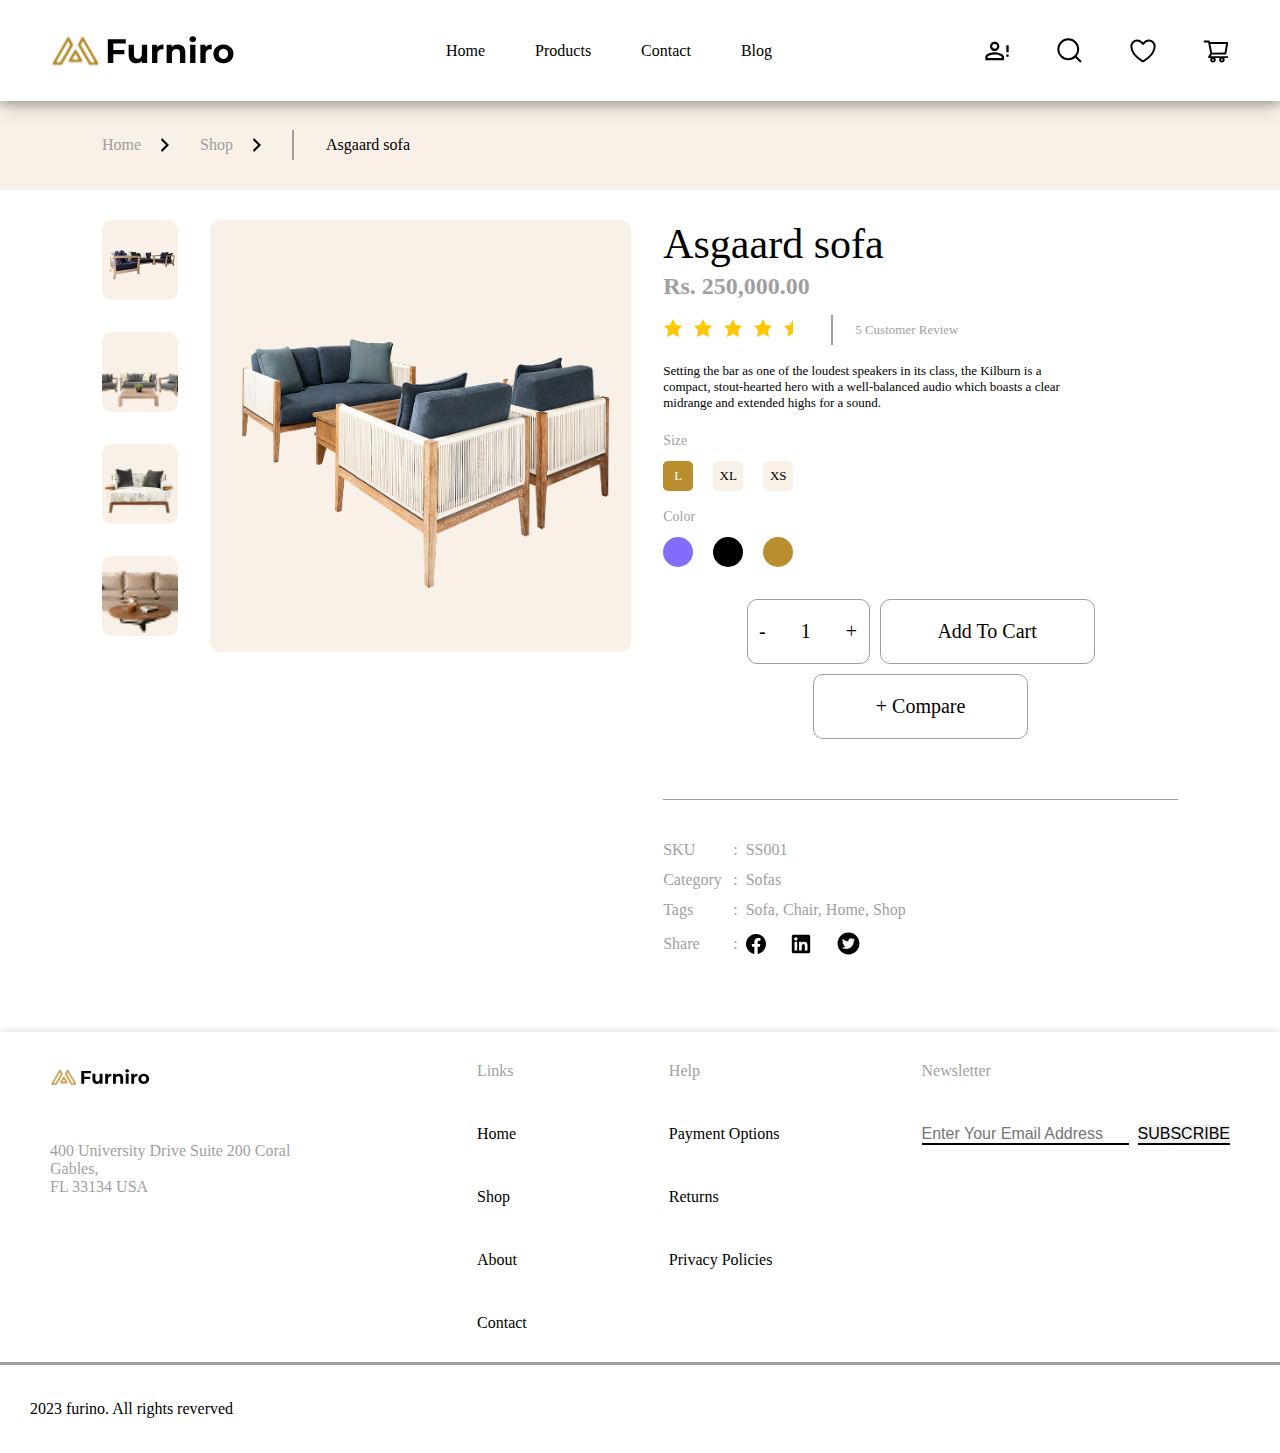
<file: single-product.html>
<!DOCTYPE html>
<html lang="en">
  <head>
    <meta charset="UTF-8" />
    <meta name="viewport" content="width=device-width, initial-scale=1.0" />
    <title>product page</title>

    <!-- font-awesome starts -->
    <link
      rel="stylesheet"
      href="https://cdnjs.cloudflare.com/ajax/libs/font-awesome/6.7.2/css/all.min.css"
      integrity="sha512-Evv84Mr4kqVGRNSgIGL/F/aIDqQb7xQ2vcrdIwxfjThSH8CSR7PBEakCr51Ck+w+/U6swU2Im1vVX0SVk9ABhg=="
      crossorigin="anonymous"
      referrerpolicy="no-referrer"
    />
    <!-- font-awesome end -->
    <link rel="stylesheet" href="./css/single-product.css" />
    <link rel="stylesheet" href="./css/header-footer.css" />
  </head>
  <body>
    <!-- header starts -->
    <header class="header-area">
      <div class="container">
        <nav class="header">
          <div class="header__logo">
            <img src="./image/logo/logo.svg" alt="" />
          </div>
          <div class="header__menuitm">
            <ul>
              <li><a href="#">Home</a></li>

              <li class="Product-list">
                <span class="Product-list1">Products</span>
                <ul class="Products">
                  <li><a href="#">Shop</a></li>
                  <li><a href="#">Cart</a></li>
                  <li><a href="#">Checkout</a></li>
                  <li><a href="#">Single Product</a></li>
                </ul>
              </li>

              <li><a href="#">Contact</a></li>
              <li><a href="#">Blog</a></li>
            </ul>
          </div>
          <div class="header__icons">
            <img src="./image/mdi_account-alert-outline.svg" alt="" />
            <img src="./image/akar-icons_search.svg" alt="" />
            <img src="./image/akar-icons_heart.svg" alt="" />
            <img src="./image/ant-design_shopping-cart.svg" alt="" />
          </div>
          <div class="mobeil-icon">
            <img src="./image/mdi_account-alert-outline.svg" alt="" />
            <span>
              <span class="menu-open" onclick="togglemenu()"
                ><i class="fa-solid fa-bars"></i
              ></span>
              <span class="menu-cansel" onclick="togglemenu()"
                ><i class="fa-regular fa-x"></i
              ></span>
            </span>
          </div>
        </nav>
        <div class="modile-area">
          <div class="mobile-navber">
            <ul>
              <li><a href="#">Home</a></li>
              <li><a href="#">Shop</a></li>
              <li><a href="#">Cart</a></li>
              <li><a href="#">Checkout</a></li>
              <li><a href="#">Single Product</a></li>
              <li><a href="#">Contact</a></li>
              <li><a href="#">Blog</a></li>
            </ul>
          </div>
        </div>
      </div>
    </header>

    <!-- header end -->

    <!-- hero starts -->
    <div class="hero-top"></div>
    <section class="hero-area">
      <div class="container">
        <div class="hero">
          <div class="hero-item">
            <p>
              Home
              <img src="./image/icon/dashicons_arrow-down-alt2.svg" alt="" />
            </p>
            <p>
              Shop
              <img src="./image/icon/dashicons_arrow-down-alt2.svg" alt="" />
            </p>
            <div class="item">
              <div></div>
              <p>Asgaard sofa</p>
            </div>
          </div>
        </div>
      </div>
    </section>
    <!-- hero end -->

    <!-- Showcase starts -->

    <section class="showcase-area">
      <div class="container">
        <div class="showcase">
          <div class="showcase-item">
            <div class="showcase-img">
              <img src="./image/prodect/Asgaard sofa 3.png" alt="" />
            </div>
            <div class="showcase-imgs">
              <img src="./image/prodect/Mask group.png" alt="" />
              <img src="./image/prodect/Outdoor sofa set_2 1.png" alt="" />
              <img src="./image/prodect/Stuart sofa 1.png" alt="" />
              <img
                src="./image/prodect/Maya sofa three seater (1) 1.png"
                alt=""
              />
            </div>
          </div>
          <div class="showcase-item2">
            <div class="showcase-title">
              <h2>Asgaard sofa</h2>
              <p>Rs. 250,000.00</p>
            </div>
            <div class="showcase-review">
              <div class="review-ster">
                <img src="./image/icon/dashicons_star-filled.svg" alt="ster" />
                <img src="./image/icon/dashicons_star-filled.svg" alt="ster" />
                <img src="./image/icon/dashicons_star-filled.svg" alt="ster" />
                <img src="./image/icon/dashicons_star-filled.svg" alt="ster" />
                <img src="./image/icon/carbon_star-half.svg" alt="ster" />
              </div>
              <div class="review-iten"></div>
              <p>5 Customer Review</p>
            </div>
            <div class="showcase-description">
              <p class="description">
                Setting the bar as one of the loudest speakers in its class, the
                Kilburn is a compact, stout-hearted hero with a well-balanced
                audio which boasts a clear midrange and extended highs for a
                sound.
              </p>

              <div class="showcase-size">
                <p class="size-title">Size</p>
                <div class="sizeing">
                  <p class="l">L</p>
                  <p class="xl">XL</p>
                  <p class="xl">XS</p>
                </div>
              </div>
              <div class="showcase-color">
                <p class="color-title">Color</p>
                <div class="coloring">
                  <p class="one"></p>
                  <p class="two"></p>
                  <p class="Three"></p>
                </div>
              </div>
            </div>
            <div class="showcase-button">
              <div class="showcase-btn">
                <span>-</span>
                <span>1</span>
                <span>+</span>
              </div>
              <div class="showcase-btnCart">Add To Cart</div>
              <div class="showcase-btnCart">+ Compare</div>
            </div>
            <div class="horizontal-line"></div>
            <div class="details">
              <p><span>SKU</span>:&ensp;SS001</p>
              <p><span>Category</span>:&ensp;Sofas</p>
              <p><span>Tags</span>:&ensp;Sofa, Chair, Home, Shop</p>
              <p>
                <span>Share</span>:&ensp;
                <img
                  src="./image/icon/akar-icons_facebook-fill.svg"
                  alt="facebook"
                />
                <img
                  src="./image/icon/akar-icons_linkedin-box-fill.svg"
                  alt="facebook"
                />
                <img
                  src="./image/icon/ant-design_twitter-circle-filled.svg"
                  alt="facebook"
                />
              </p>
            </div>
          </div>
        </div>
      </div>
    </section>

    <!-- showcase end -->

    <!-- footer starts -->

    <section class="footer-area">
      <div class="container">
        <div>
          <div class="footer">
            <div class="footer-logo">
              <img src="./image/logo/logo.svg" alt="" />
              <div class="footer-title">
                <p>400 University Drive Suite 200 Coral Gables,</p>
                <p>FL 33134 USA</p>
              </div>
            </div>
            <div class="footer-menu1">
              <ul>
                <span>Links</span>
                <li><a href="#">Home</a></li>
                <li><a href="#">Shop</a></li>
                <li><a href="#">About</a></li>
                <li><a href="#">Contact</a></li>
              </ul>
            </div>

            <div class="footer-menu1">
              <ul>
                <span>Help</span>
                <li><a href="#">Payment Options</a></li>
                <li><a href="#">Returns</a></li>
                <li><a href="#">Privacy Policies</a></li>
              </ul>
            </div>

            <div class="footer-newsletter">
              <span>Newsletter</span>
              <form action="">
                <input type="text" placeholder="Enter Your Email Address" />
                <button>SUBSCRIBE</button>
              </form>
            </div>
          </div>
          <div>
            <div class="copyright-line"></div>
            <div class="copyright-title">2023 furino. All rights reverved</div>
          </div>
        </div>
      </div>
    </section>
    <!-- footer end -->

    <script>
      let menuopen = document.querySelector(".menu-open");
      let menucloge = document.querySelector(".menu-cansel");
      let menulist = document.querySelector(".modile-area");
      menulist.style.top = "-700px";
      menuopen.style.display = "block";
      menucloge.style.display = "none";

      function togglemenu() {
        if (menulist.style.top == "-700px") {
          menulist.style.top = "80px";
          menuopen.style.display = "none";
          menucloge.style.display = "block";
        } else {
          menulist.style.top = "-700px";
          menuopen.style.display = "block";
          menucloge.style.display = "none";
        }
      }
    </script>
  </body>
</html>
</file>
<file: css/test.css>
* {
  margin: 0;
  padding: 0;
  box-sizing: border-box;
  font-family: sans-serif;
}
body {
  background-color: #ddd;
  padding: 10px;
}
.gallery img {
  max-width: 100%;
  height: auto;
  vertical-align: middle;
  display: inline-block;
}
.gallery {
  display: grid;
  grid-gap: 10px;
  grid-template-columns: repeat(auto-fit, minmax(250px, 1fr));
  grid-auto-rows: 200px;
  grid-auto-flow: dense;
}
.gallery > div {
  display: flex;
  justify-content: center;
  align-items: center;
}
.gallery > div > img {
  width: 100%;
  height: 100%;
  object-fit: cover;
  border-radius: 5px;
}
.gallery .tall {
  grid-row: span 2;
}
</file>
<file: css/blog.css>
* {
  margin: 0;
  padding: 0;
  box-sizing: border-box;
  list-style: none;
}

/* hero design starts */

.hero-top {
  width: 100%;
  height: 100px;
}

.hero-area {
  background: url(../image/shop-hero.png) no-repeat;
  background-size: cover;
  object-fit: cover;
  background-position: bottom;
  width: 100%;
  height: 324px;
  display: flex;
  justify-content: center;
  align-items: center;
}
.container {
  max-width: 1440px;
  width: 100%;
}
.hero {
  width: 100%;
  padding: 0px 50px;
  display: flex;
  justify-content: center;
  align-items: center;
}
.hero-content {
  display: flex;
  flex-direction: column;
  justify-content: center;
  align-items: center;
}
.hero-content h3 {
  font-size: 48px;
  font: medium;
  color: #000000;
}
.hero-content p {
  font-size: 16px;
  font-weight: bold;
  color: #000000;
  margin-top: 3px;
  display: flex;
  justify-content: center;
  align-items: center;
  gap: 10px;
}
.hero-content p span {
  font-size: 16px;
  font: normal;
  color: #000000;
}
@media screen and (max-width: 992px) {
  .hero-top {
    height: 69px;
  }
}
/* hero design end */

/* Blog design starts */
.blog-area {
  background-color: #fff;
  display: flex;
  justify-content: center;
  align-items: center;
  width: 100%;
}
.blog {
  width: 100%;
  padding: 30px 110px;
  background-color: #fff;
  display: flex;

  gap: 30px;
}

.blog-content {
  display: flex;
  flex-direction: column;
  justify-content: center;
  align-items: center;
  gap: 50px;
}
.blog-post {
  max-width: 817px;
}
.blog-img img {
  width: 100%;
  object-fit: cover;
}
.blogpost-icon {
  margin-top: 18px;
  display: flex;

  gap: 35px;
}
.blogpost-icon p {
  display: flex;
  justify-content: center;
  align-items: center;
  gap: 8px;
  font-size: 16px;
  font: normal;
  color: #9f9f9f;
}
.bolg-titel {
  margin-top: 15px;
}
.bolg-titel h3 {
  font-size: 30px;
  font-weight: bold;
  color: #000000;
}
.bolg-titel p {
  margin-top: 12px;
  font-size: 15px;
  line-height: 150%;
  font-weight: normal;
  color: #9f9f9f;
  margin-bottom: 30px;
}
.bolg-titel span {
  margin-top: 30px;
  font-size: 16px;
  font-weight: normal;
  color: #000000;
  border-bottom: 1px solid #000000;
  padding-bottom: 10px;
}

.blog-recentposts {
  display: flex;
  flex-direction: column;
}

.blog-categories {
  display: flex;
  flex-direction: column;
  padding: 0 40px;

  gap: 40px;
}
.blog-search {
  display: flex;
  justify-content: center;
  align-items: center;
  gap: 8px;
  width: 311px;
  height: 58px;
  background: #fff;
  border: 1px solid #000000;
  padding: 0 10px;
  border-radius: 10px;
}
.blog-search input {
  width: 90%;
  height: 50px;
  border: none;
  font-size: 16px;
  font-weight: normal;
  color: #000000;
}
.blog-search input:focus {
  outline: none;
}
.categories {
  max-width: 251px;
  display: flex;
  flex-direction: column;
  justify-content: center;
  margin: 0 30px;

  gap: 40px;
}
.categories h4 {
  font-size: 24px;
  font-weight: bold;
  color: #000000;
}
.categories p {
  font-size: 16px;
  font-weight: normal;
  color: #9f9f9f;
  display: flex;
  justify-content: space-between;
  align-items: center;
}

.blog-recent {
  margin-top: 100px;
  padding: 0 60px;
  display: flex;
  flex-direction: column;
  justify-content: center;

  gap: 40px;
}
.blog-recent h4 {
  font-size: 24px;
  font-weight: bold;
  color: #000000;
}

.blog-recentitem {
  width: 241px;
  display: flex;
  justify-content: center;
  align-items: center;
  gap: 10px;
}
.blog-recentitem img {
  object-fit: cover;
}
.blog-recentitem div {
  display: flex;
  flex-direction: column;
  gap: 8px;
}
.blog-recentitem div p {
  font-size: 14px;
  font-weight: normal;
  color: #000000;
}
.blog-recentitem div span {
  font-size: 12px;
  font-weight: normal;
  color: #9f9f9f;
}

.prodect-page {
  margin: 40px 0;
  display: flex;
  justify-content: center;
  align-items: center;
  gap: 38px;
}
.prodect-page .one {
  display: flex;
  justify-content: center;
  align-items: center;
  width: 60px;
  height: 60px;
  border-radius: 10px;
  background-color: #b88e2f;
  font-size: 20px;
  font: normal;
  color: #fff;
}
.prodect-page .two {
  display: flex;
  justify-content: center;
  align-items: center;
  width: 60px;
  height: 60px;
  border-radius: 10px;
  background-color: #f9f1e7;
  font-size: 20px;
  font: normal;
  color: #000000;
}
.prodect-page .next {
  display: flex;
  justify-content: center;
  align-items: center;
  width: 90px;
  height: 60px;
  border-radius: 10px;
  background-color: #f9f1e7;
  font-size: 20px;
  font: normal;
  color: #000000;
}

@media screen and (max-width: 992px) {
  .blog {
    padding: 30px 30px;
    display: flex;

    gap: 30px;
  }
}
@media screen and (max-width: 768px) {
  .blog {
    padding: 30px 25px;
    display: flex;
    flex-direction: column;

    gap: 30px;
  }
}

/* Blog design end */
</file>
<file: css/header-footer.css>
* {
  margin: 0;
  padding: 0;
  box-sizing: border-box;
  list-style: none;
}

/* header design starts */
.header-area {
  background-color: #fff;
  display: flex;
  justify-content: center;
  align-items: center;
  width: 100%;
  position: fixed;
  z-index: 99;
  box-shadow: 0 4px 8px 0 rgba(0, 0, 0, 0.2), 0 6px 20px 0 rgba(0, 0, 0, 0.19);
}
.container {
  max-width: 1440px;
  width: 100%;
}
.header {
  width: 100%;
  padding: 30px 50px;
  background-color: #fff;
  display: flex;
  justify-content: space-between;
  align-items: center;
}
.header__logo {
  width: 185px;
  height: 41px;
}
.header__menuitm ul {
  display: flex;
  justify-content: center;
  align-items: center;
  gap: 50px;
}
.header__menuitm ul li a {
  font-size: 16px;
  font: medium;
  color: #000;
  text-decoration: none;
}
.Product-list {
  position: relative;
  /* cursor: pointer; */

  transition: all 0.4s;
}

.Product-list .Product-list1 {
  cursor: pointer;
}
.Product-list .Products {
  flex-direction: column;
  justify-content: left;
  align-items: start;
  gap: 30px;
  padding: 30px;
  border-radius: 4px;
  display: none;
  top: 20px;
  left: -20px;
  position: absolute;
  background-color: #fff3e3;

  width: 200px;
  transition: all 0.6s;
  z-index: 1;
}

.Product-list:hover .Products {
  display: flex;
}
.header__icons {
  display: flex;
  justify-content: center;
  align-items: center;
  gap: 45px;
}
.mobeil-icon {
  display: none;
}
.modile-area {
  display: none;
}

@media screen and (max-width: 992px) {
  .header__menuitm ul {
    display: none;
  }
  .header {
    padding: 20px 50px;
  }
  .header__icons {
    display: none;
  }

  .mobeil-icon {
    display: flex;
    justify-content: center;
    align-items: center;
    gap: 40px;
  }
  .mobeil-icon i {
    cursor: pointer;
  }
  .modile-area {
    display: block;
    position: absolute;
    top: -700px;
    width: 100%;
    transition: all 0.4s;
  }
  .mobile-navber {
    background: #ffffff;
    margin: 0 auto;
    width: 70%;
    border-radius: 4px;
    padding: 20px;
    display: flex;
    justify-content: center;
    align-items: center;
    box-shadow: 0 4px 8px 0 rgba(0, 0, 0, 0.2), 0 6px 20px 0 rgba(0, 0, 0, 0.19);
  }
  .mobile-navber ul {
    display: flex;
    flex-direction: column;
    justify-content: center;
    gap: 10px;
    align-items: center;
    text-align: center;
  }
  .mobile-navber li {
    list-style: none;
  }
  .mobile-navber li a {
    text-decoration: none;
    font-size: 1.2rem;
    line-height: 2rem;
    color: hsl(233, 8%, 62%);
  }
  .menu-open {
    display: block;
    cursor: pointer;
    width: 20px;
    transition: all 0.4s;
  }
  .menu-cansel {
    display: none;
    cursor: pointer;
    width: 20px;
    transition: all 0.4s;
  }
  .header__logo {
    width: 100px;
    height: 30px;
  }
  .header__logo img {
    width: 100px;
    height: 30px;
  }
}

@media screen and (max-width: 600px) {
  .header {
    padding: 20px 25px;
  }
  .header__logo {
    width: 100px;
    height: 30px;
  }
  .header__logo img {
    width: 100px;
    height: 30px;
  }
}
/* header design end */

/* warranty design starts */
.warranty-area {
  background-color: #faf3ea;
  display: flex;
  justify-content: center;
  align-items: center;
  width: 100%;
}
.warranty {
  width: 100%;
  padding: 100px 60px;
  background-color: #faf3ea;
  display: flex;
  justify-content: space-between;
  flex-wrap: wrap;
  align-items: center;
  gap: 32px;
}

.warranty-item {
  display: flex;
  justify-content: center;
  align-items: center;
  gap: 10px;
}

.warranty-title h4 {
  font-size: 25px;
  font: bold;
  line-height: 150%;
  color: #242424;
}
.warranty-title {
  font-size: 20px;
  font: medium;
  line-height: 150%;
  color: #898989;
}

@media screen and (max-width: 1240px) {
}
/* warranty design starts */

/* footer design starts */
.footer-area {
  margin-top: 5px;
  background-color: #fff;
  display: flex;
  justify-content: center;
  width: 100%;
  box-shadow: 0 4px 8px 0 rgba(0, 0, 0, 0.2), 0 6px 20px 0 rgba(0, 0, 0, 0.19);
  /* align-items: center; */
}
.container {
  max-width: 1440px;
  width: 100%;
}
.footer {
  width: 100%;
  padding: 30px 50px;
  display: flex;
  justify-content: space-between;
}
.footer-logo {
  width: 285px;
  display: flex;
  flex-direction: column;
  gap: 50px;
}
.footer-logo img {
  width: 100px;
  height: 30px;
}

.footer-title {
  font-size: 16px;
  font: normal;
  color: #9f9f9f;
}

.footer-menu1 ul {
  display: flex;
  flex-direction: column;
  gap: 45px;
}
.footer-menu1 ul span {
  font-size: 16px;
  font: medium;
  color: #9f9f9f;
}
.footer-menu1 ul li a {
  font-size: 16px;
  font: medium;
  color: #000;
  text-decoration: none;
}
.footer-newsletter {
  display: flex;
  flex-direction: column;
  gap: 45px;
}
.footer-newsletter span {
  font-size: 16px;
  font: medium;
  color: #9f9f9f;
}

.footer-newsletter form input {
  font-size: 16px;
  font: medium;
  color: #000;
  border: none;
  border-bottom: 2px solid #000;
  margin-right: 5px;
}
.footer-newsletter form button {
  font-size: 16px;
  font: medium;
  color: #000;
  border: none;
  border-bottom: 2px solid #000;
}

.copyright-line {
  width: 100%;
  height: 3px;
  background-color: #9f9f9f;
  /* margin: 0 30px; */
}

.copyright-title {
  margin: 35px 30px;
  font-size: 16px;
  font: normal;
  color: #000;
}
@media screen and (max-width: 992px) {
  .footer {
    display: grid;
    grid-template-columns: auto auto;
    gap: 20px;
  }
  .footer-menu1 ul {
    gap: 25px;
  }
}

@media screen and (max-width: 600px) {
  .footer {
    display: grid;
    grid-template-columns: auto;
    justify-content: center;
    gap: 20px;
  }

  .footer-logo {
    gap: 30px;
    justify-content: center;
    align-items: center;
  }
  .footer-title {
    text-align: center;
    display: flex;
    flex-direction: column;
    justify-content: center;
    gap: 10px;
  }
  .footer-menu1 ul {
    justify-content: center;
    align-items: center;
  }
  .footer-newsletter {
    align-items: center;
    gap: 30px;
  }
  .footer-newsletter form {
    margin: 0 auto;
    display: grid;
    justify-content: center;
    gap: 10px;
  }
}

/* footer design end */
</file>
<file: css/cart.css>
* {
  margin: 0;
  padding: 0;
  box-sizing: border-box;
  list-style: none;
  font-family: "Poppins", sans-serif;
}

/* hero design starts */

.hero-top {
  width: 100%;
  height: 100px;
}

.hero-area {
  background: url(../image/shop-hero.png) no-repeat;
  background-size: cover;
  object-fit: cover;
  background-position: bottom;
  width: 100%;
  height: 324px;
  display: flex;
  justify-content: center;
  align-items: center;
}
.container {
  max-width: 1440px;
  width: 100%;
}
.hero {
  width: 100%;
  padding: 0px 50px;
  display: flex;
  justify-content: center;
  align-items: center;
}
.hero-content {
  display: flex;
  flex-direction: column;
  justify-content: center;
  align-items: center;
}
.hero-content h3 {
  font-size: 48px;
  font-weight: 600;
  color: #000000;
}
.hero-content p {
  font-size: 16px;
  font-weight: bold;
  color: #000000;
  margin-top: 3px;
  display: flex;
  justify-content: center;
  align-items: center;
  gap: 10px;
}
.hero-content p span {
  font-size: 16px;
  font-weight: normal;
  color: #000000;
}
@media screen and (max-width: 992px) {
  .hero-top {
    height: 69px;
  }
}
/* hero design end */

/* cart design starts */
.cart-area {
  background-color: #fff;
  display: flex;
  justify-content: center;
  align-items: center;
  width: 100%;
}
.cart {
  width: 100%;
  padding: 72px 102px;
  background-color: #fff;
  display: flex;
  justify-content: space-between;
  gap: 32px;
}
.cart-items {
  display: flex;
  flex-direction: column;
  width: 60%;
  gap: 55px;
}
.cart-item1 {
  background: #f9f1e7;
  width: 100%;
  padding: 10px 0;
  display: flex;

  justify-content: center;
  align-items: center;
  gap: 100px;
}
.cart-item1 p {
  font-size: 16px;
  font-weight: bold;
  color: #000000;
}
.cart-item1 div {
  display: flex;
  justify-content: center;
  align-items: center;
  gap: 32px;
}
.cart-item2 {
  width: 100%;
  padding: 10px 0;
  display: flex;
  justify-content: center;
  align-items: center;
  gap: 50px;
}
.cart-item2 div {
  display: flex;
  justify-content: center;
  align-items: center;
  gap: 50px;
}
.cart-Product {
  background-color: #b88e2f;
  padding: 5px;
  border-radius: 10px;
}
.Product-name {
  font-size: 16px;
  font-weight: normal;
  color: #9f9f9f;
}
.Product-numner {
  border: 1px solid #9f9f9f;
  padding: 4px 14px;
  border-radius: 5px;
}

.cart-Totals {
  background: #f9f1e7;
  padding: 15px 75px;
  display: flex;
  flex-direction: column;
  justify-content: center;
  align-items: center;
}
.cart-Totals h4 {
  font-size: 32px;
  font-weight: bold;
  color: #000000;
  margin-bottom: 60px;
}
.cart-Totals p {
  font-size: 16px;
  font-weight: bold;
  color: #000000;
  margin-bottom: 30px;
}
.cart-Totals p span {
  font-size: 16px;
  font-weight: normal;
  color: #9f9f9f;
  margin-left: 60px;
}
.cart-Totals .price {
  font-size: 20px;
  font-weight: bold;
  color: #b88e2f;
}
.cart-Totals button {
  font-size: 20px;
  font-weight: normal;
  color: #000000;
  background: #f9f1e7;
  border: 2px solid #000000;
  border-radius: 15px;
  padding: 12px 40px;
  margin-top: 40px;
  margin-bottom: 50px;
}

@media screen and (max-width: 1230px) {
  .cart {
    width: 100%;
    padding: 72px 50px;
    background-color: #fff;
    display: flex;
    flex-direction: column;
    justify-content: space-between;
    align-items: center;
    gap: 32px;
  }
  .cart-items {
    width: 100%;
  }
  .cart-item1 {
    gap: 50px;
    flex-wrap: wrap;
  }
  .cart-Totals p span {
    margin-left: 30px;
    display: block;
  }
  .cart-item2 {
    flex-wrap: wrap;
  }
  .cart-item2 div {
    flex-wrap: wrap;
  }
}

@media screen and (max-width: 600px) {
  .cart {
    padding: 72px 25px;
  }
}
/* cart design end */
</file>
<file: css/style.css>
* {
  margin: 0;
  padding: 0;
  box-sizing: border-box;
  list-style: none;
  font-family: "Poppins", sans-serif;
}

/*==================== header section /warranty section/footer section starts ==========================*/

/* header design starts */
.header-area {
  background-color: #fff;
  display: flex;
  justify-content: center;
  align-items: center;
  width: 100%;
  position: fixed;
  z-index: 99;
  box-shadow: 0 4px 8px 0 rgba(0, 0, 0, 0.2), 0 6px 20px 0 rgba(0, 0, 0, 0.19);
}
.container {
  max-width: 1440px;
  width: 100%;
}
.header {
  width: 100%;
  padding: 30px 50px;
  background-color: #fff;
  display: flex;
  justify-content: space-between;
  align-items: center;
}
.header__logo {
  width: 185px;
  height: 41px;
}
.header__menuitm ul {
  display: flex;
  justify-content: center;
  align-items: center;
  gap: 50px;
}
.header__menuitm ul li {
  font-size: 16px;
  font-weight: 500;
  color: #000;
  /* text-decoration: none; */
}
.header__menuitm ul li a {
  font-size: 16px;
  font-weight: 500;
  color: #000;
  text-decoration: none;
}
.Product-list {
  position: relative;
  cursor: pointer;
}

.Products {
  gap: 30px !important;
  flex-direction: column;
  justify-content: left;
  align-items: start !important;
  padding: 30px;
  border-radius: 4px;
  opacity: 0;
  visibility: hidden;
  top: 30px;
  left: -20px;
  position: absolute;
  background-color: #fff3e3;
  width: 200px;
  transition: all 0.6s ease-in-out;
  z-index: 1;
}

.Product-list:hover .Products {
  opacity: 1;
  visibility: visible;
}
.header__icons {
  display: flex;
  justify-content: center;
  align-items: center;
  gap: 45px;
}
.mobeil-icon {
  display: none;
}
.modile-area {
  display: none;
}

@media screen and (max-width: 992px) {
  .header__menuitm ul {
    display: none;
  }
  .header {
    padding: 20px 50px;
  }
  .header__icons {
    display: none;
  }

  .mobeil-icon {
    display: flex;
    justify-content: center;
    align-items: center;
    gap: 40px;
  }
  .mobeil-icon i {
    cursor: pointer;
  }
  .modile-area {
    display: block;
    position: absolute;
    top: -700px;
    width: 100%;
    transition: all 0.4s;
  }
  .mobile-navber {
    background: #ffffff;
    margin: 0 auto;
    width: 70%;
    border-radius: 4px;
    padding: 20px;
    display: flex;
    justify-content: center;
    align-items: center;
    box-shadow: 0 4px 8px 0 rgba(0, 0, 0, 0.2), 0 6px 20px 0 rgba(0, 0, 0, 0.19);
  }
  .mobile-navber ul {
    display: flex;
    flex-direction: column;
    justify-content: center;
    gap: 10px;
    align-items: center;
    text-align: center;
  }
  .mobile-navber li {
    list-style: none;
  }
  .mobile-navber li a {
    text-decoration: none;
    font-size: 1.2rem;
    line-height: 2rem;
    color: hsl(233, 8%, 62%);
  }
  .menu-open {
    display: block;
    cursor: pointer;
    width: 20px;
    transition: all 0.4s;
  }
  .menu-cansel {
    display: none;
    cursor: pointer;
    width: 20px;
    transition: all 0.4s;
  }
  .header__logo {
    width: 100px;
    height: 30px;
  }
  .header__logo img {
    width: 100px;
    height: 30px;
  }
}

@media screen and (max-width: 600px) {
  .header {
    padding: 20px 25px;
  }
  .header__logo {
    width: 100px;
    height: 30px;
  }
  .header__logo img {
    width: 100px;
    height: 30px;
  }
}
/* header design end */

/* warranty design starts */
.warranty-area {
  background-color: #faf3ea;
  display: flex;
  justify-content: center;
  align-items: center;
  width: 100%;
}
.warranty {
  width: 100%;
  padding: 100px 60px;
  background-color: #faf3ea;
  display: flex;
  justify-content: space-between;
  flex-wrap: wrap;
  align-items: center;
  gap: 32px;
}

.warranty-item {
  display: flex;
  justify-content: center;
  align-items: center;
  gap: 10px;
}

.warranty-title h4 {
  font-size: 25px;
  font-weight: 600;
  line-height: 150%;
  color: #242424;
}
.warranty-title p {
  font-size: 20px;
  font-weight: 500;
  line-height: 150%;
  color: #898989;
}

@media screen and (max-width: 1240px) {
}
/* warranty design starts */

/* footer design starts */
.footer-area {
  margin-top: 5px;
  background-color: #fff;
  display: flex;
  justify-content: center;
  width: 100%;
  box-shadow: 0 4px 8px 0 rgba(0, 0, 0, 0.2), 0 6px 20px 0 rgba(0, 0, 0, 0.19);
}
.container {
  max-width: 1440px;
  width: 100%;
}
.footer {
  width: 100%;
  padding: 30px 50px;
  display: flex;
  justify-content: space-between;
}
.footer-logo {
  width: 285px;
  display: flex;
  flex-direction: column;
  gap: 50px;
}
.footer-logo img {
  width: 100px;
  height: 30px;
}

.footer-title {
  font-size: 16px;
  font-weight: normal;
  color: #9f9f9f;
}

.footer-menu1 ul {
  display: flex;
  flex-direction: column;
  gap: 45px;
}
.footer-menu1 ul span {
  font-size: 16px;
  font-weight: 500;
  color: #9f9f9f;
}
.footer-menu1 ul li a {
  font-size: 16px;
  font-weight: 500;
  color: #000;
  text-decoration: none;
}
.footer-newsletter {
  display: flex;
  flex-direction: column;
  gap: 45px;
}
.footer-newsletter span {
  font-size: 16px;
  font-weight: 500;
  color: #9f9f9f;
}

.footer-newsletter form input {
  font-size: 16px;
  font-weight: 500;
  color: #000;
  border: none;
  border-bottom: 2px solid #000;
  margin-right: 5px;
}
.footer-newsletter form button {
  font-size: 16px;
  font-weight: 500;
  color: #000;
  border: none;
  border-bottom: 2px solid #000;
}

.copyright-line {
  width: 100%;
  height: 3px;
  background-color: #9f9f9f;
  /* margin: 0 30px; */
}

.copyright-title {
  margin: 35px 30px;
  font-size: 16px;
  font-weight: normal;
  color: #000;
}
@media screen and (max-width: 992px) {
  .footer {
    display: grid;
    grid-template-columns: auto auto;
    gap: 20px;
  }
  .footer-menu1 ul {
    gap: 25px;
  }
}

@media screen and (max-width: 600px) {
  .footer {
    display: grid;
    grid-template-columns: auto;
    justify-content: center;
    gap: 20px;
  }

  .footer-logo {
    gap: 30px;
    justify-content: center;
    align-items: center;
  }
  .footer-title {
    text-align: center;
    display: flex;
    flex-direction: column;
    justify-content: center;
    gap: 10px;
  }
  .footer-menu1 ul {
    justify-content: center;
    align-items: center;
  }
  .footer-newsletter {
    align-items: center;
    gap: 30px;
  }
  .footer-newsletter form {
    margin: 0 auto;
    display: grid;
    justify-content: center;
    gap: 10px;
  }
}

/* footer design end */

/*==================== header section /warranty section/footer section  end ==========================*/

/*==================== home page starts ==========================*/

/* hero design starts */

.hero-area {
  background: url(../image/Mask-hero.png) no-repeat;
  background-size: cover;
  object-fit: cover;
  background-position: center;
  width: 100%;
  height: 716px;
  display: flex;
  justify-content: center;
  align-items: center;
}
.container {
  max-width: 1440px;
  width: 100%;
}
.hero {
  margin-top: 200px;
  width: 100%;
  padding: 0px 50px;
  height: 716px;
  display: flex;
  justify-content: center;
  align-items: center;
  position: relative;
}

.hero-item {
  background: #fff3e3;
  padding: 42px;
  border-radius: 10px;
  position: absolute;
  top: 150px;
  right: 60px;
}

.hero-content {
  width: 561px;
}
.hero-content span {
  font-size: 16px;
  font-weight: 500;
  color: #333333;
  letter-spacing: 5px;
}
.hero-content h1 {
  font-size: 52px;
  line-height: 65px;
  font-weight: bold;
  color: #b88e2f;
  margin-top: 4px;
}
.hero-content p {
  width: 546px;
  font-size: 18px;
  line-height: 24px;
  font-weight: 500;
  color: #333333;
  margin-top: 17px;
}
.btn button {
  padding: 25px 72px;
  background: #b88e2f;
  border: none;
  color: #fff;
  margin-top: 46px;
}

@media screen and (max-width: 768px) {
  .hero-area {
    width: 100%;
    height: 516px;
    display: flex;
    justify-content: center;
    align-items: center;
  }
  .hero {
    margin-top: 100px;
    padding: 0px 20px;
    height: 450px;
    display: flex;
    justify-content: center;
    align-items: center;
    position: static;
  }
  .hero-content {
    width: 280px;
  }
  .hero-content h1 {
    font-size: 32px;
    line-height: 42px;
    font-weight: bold;
    color: #b88e2f;
    margin-top: 4px;
  }
  .hero-item {
    padding: 25px;
    display: flex;
    flex-direction: column;
    justify-content: center;
    align-items: center;
    position: static;
    top: 50px;
  }

  .hero-content h3 {
    font-size: 32px;
    line-height: 40px;
    font-weight: bold;
  }
  .hero-content p {
    width: 286px;
  }
}
/* hero design end */

/* Range design starts */
.Range-area {
  background-color: #fff;
  display: flex;
  justify-content: center;
  align-items: center;
  width: 100%;
}
.Range {
  width: 100%;
  padding: 30px 110px;
  background-color: #fff;
  display: flex;
  flex-direction: column;
  justify-content: space-between;
  align-items: center;
}
.Range-title {
  display: flex;
  flex-direction: column;
  justify-content: center;
  align-items: center;
  margin-bottom: 60px;
}
.Range-title h3 {
  font-size: 32px;
  font-weight: bold;
  color: #333333;
  text-align: center;
}
.Range-title p {
  font-size: 20px;
  font-weight: normal;
  color: #666666;
  text-align: center;
}

.Range-items {
  display: grid;
  grid-template-columns: auto auto auto;
  justify-content: center;
  align-items: center;
  gap: 20px;
}

.Range-item {
  display: flex;
  flex-direction: column;
  justify-content: center;
  align-items: center;
  gap: 25px;
}
.Range-img {
  width: 100%;
  object-fit: cover;
}
.Range-img img {
  width: 100%;
  height: auto;
  object-fit: cover;
}
.img1 {
  width: 100%;
  object-fit: cover;
}
.Range-item p {
  font-size: 24px;
  font-weight: 600;
  color: #333333;
}
@media screen and (max-width: 992px) {
  .Range {
    padding: 30px 50px;
  }
}
@media screen and (max-width: 600px) {
  .Range {
    padding: 30px 25px;
  }
  .Range-items {
    display: grid;
    grid-template-columns: auto;
    gap: 40px;
  }
}

/* Range design end */

/* products design starts */

.products-area {
  background-color: #fff;
  display: flex;
  justify-content: center;
  align-items: center;
  width: 100%;
}
.products {
  width: 100%;
  padding: 30px 102px;
  background-color: #fff;
  display: flex;
  flex-direction: column;
  justify-content: space-between;
  align-items: center;
  gap: 32px;
}

.products-header h3 {
  font-size: 40px;
  line-height: 120%;
  font-weight: bold;
  color: #3a3a3a;
}
.products-items {
  display: grid;
  grid-template-columns: auto auto auto auto;
  justify-content: center;
  gap: 20px;
}

/* use progress */
.products-item {
  background: #f4f5f7;
  position: relative;
}
.products-tagnew {
  background-color: #2ec1ac;
  height: 48px;
  width: 48px;
  position: absolute;
  text-align: center;
  display: flex;
  justify-content: center;
  align-items: center;
  border-radius: 50%;
  font-size: 16px;
  line-height: 150%;
  font-weight: 500;
  color: #fff;
  top: 20px;
  right: 20px;
}
.products-tagdiscaunt {
  background-color: #e97171;
  height: 48px;
  width: 48px;
  position: absolute;
  text-align: center;
  display: flex;
  justify-content: center;
  align-items: center;
  border-radius: 50%;
  font-size: 16px;
  line-height: 150%;
  font-weight: 500;
  color: #fff;
  top: 20px;
  right: 20px;
}

.products-addsection {
  background-color: #3a3a3a;
  opacity: 0;
  height: 453px;
  width: 285px;
  position: absolute;
  top: 0;
  visibility: hidden;
  transition: all 0.5s ease-in-out;
}

.products-add {
  display: flex;
  flex-direction: column;
  justify-content: center;
  align-items: center;
  height: 100%;
  width: 100%;
  gap: 24px;
}
.products-addbutton button {
  font-size: 16px;
  line-height: 150%;
  font-weight: bold;
  color: #b88e2f;
  border: none;
  background: #fff;
  padding: 10px 50px;
  cursor: pointer;
}
.products-addicon {
  display: flex;
  justify-content: center;
  align-items: center;
  gap: 20px;
}
.products-addicon .icon {
  display: flex;
  justify-content: center;
  align-items: center;
  gap: 4px;
  cursor: pointer;
}
.products-addicon .icon p {
  font-size: 16px;
  line-height: 150%;
  font-weight: bold;
  color: #fff;
}

.products-item:hover .products-addsection {
  opacity: 0.8;
  visibility: visible;
}

.products-item .products-img {
  height: 301px;
}
.products-description {
  width: 285px;
  padding: 16px;
  padding-bottom: 30px;
  display: flex;
  flex-direction: column;
  gap: 8px;
}
.products-description h4 {
  font-size: 24px;
  font-weight: 500;
  color: #3a3a3a;
}
.products-description p {
  font-size: 16px;
  font-weight: 500;
  color: #898989;
}
.products-price {
  display: flex;
  justify-content: space-between;
}
.products-price span {
  font-size: 20px;
  font-weight: bold;
  color: #3a3a3a;
}

.products-price del {
  font-size: 16px;
  font-weight: normal;
  color: #b0b0b0;
}
/* use end */
.prodect-btn button {
  font-size: 16px;
  line-height: 150%;
  font-weight: bold;
  color: #b88e2f;
  border: none;
  background: #fff;
  padding: 10px 50px;
  border: 2px solid #b88e2f;
  cursor: pointer;
}

@media screen and (max-width: 1200px) {
  .products {
    padding: 30px 50px;
  }
  .products-items {
    grid-template-columns: auto auto auto;
  }
}
@media screen and (max-width: 992px) {
  .products {
    padding: 30px 50px;
  }
  .products-items {
    grid-template-columns: auto auto;
  }
}
@media screen and (max-width: 768px) {
  .products {
    padding: 30px 25px;
  }
  .products-items {
    grid-template-columns: auto;
  }
}

/* products design end */

/* inspiration design starts */

.inspiration-area {
  background-color: #fcf8f3;
  display: flex;
  justify-content: center;
  align-items: center;
  width: 100%;
}
.inspiration {
  width: 100%;
  padding: 30px 102px;
  background-color: #fcf8f3;
  display: flex;
  /* flex-direction: column; */
  justify-content: space-between;
  align-items: center;
  gap: 32px;
}

.inspiration-items {
  background-image: url(../image/Rectangle.png);
  max-width: 404px;
  height: 582px;
  width: 100%;
  background-size: cover;
  object-fit: cover;
  background-position: center;
  padding: 20px 25px;
  position: relative;
}

.inspiration-title h3 {
  font-size: 40px;
  line-height: 120%;
  font-weight: bold;
  color: #3a3a3a;
}
.inspiration-title p {
  font-size: 16px;
  line-height: 150%;
  font-weight: 500;
  color: #616161;
  margin-top: 7px;
}
.inspiration-title button {
  font-size: 16px;
  line-height: 150%;
  font-weight: 500;
  color: #fff;
  border: none;
  padding: 10px 30px;
  background-color: #b88e2f;
  margin-top: 25px;
}
.inspiration-item {
  display: flex;
  justify-content: center;
  /* padding: 0 25px; */
  position: absolute;
  bottom: 20px;
  left: 20px;
}
.inspiration-item button {
  border: none;
  background-color: #b88e2f;
  width: 48px;
  height: 48px;
  position: absolute;
  bottom: 0;
  left: 218px;
  cursor: pointer;
}
.inspiration-item1 {
  background: #fff;
  width: 217px;
  height: 130px;
  display: flex;
  flex-direction: column;
  justify-content: center;
  padding: 0 25px;
}
.inspiration-item1 p {
  font-size: 16px;
  line-height: 150%;
  font-weight: 500;
  color: #616161;
}
.inspiration-item1 h4 {
  font-size: 28px;
  line-height: 120%;
  font-weight: 500;
  color: #3a3a3a;
}

.inspiration-carousel {
  position: relative;
}

.carousel-next img {
  width: 24px;
  height: 24px;
}
.carousel-next {
  position: absolute;
  background: #ffffff;
  display: flex;
  justify-content: center;
  align-items: center;
  width: 48px;
  height: 48px;
  border-radius: 50%;
  box-shadow: 0 4px 8px 0 rgba(0, 0, 0, 0.2), 0 6px 20px 0 rgba(0, 0, 0, 0.19);
  top: 210px;
  right: 0;
  z-index: 1;
}

.inspiration-carouseltogol {
  margin-top: 40px;
  display: flex;
  align-items: center;
  gap: 20px;
}

.togole1 {
  width: 11px;
  height: 11px;
  background-color: #b88e2f;
  border-radius: 50%;
}

.togole2 {
  width: 27px;
  height: 27px;
  border: 2px solid #b88e2f;
  display: flex;
  justify-content: center;
  align-items: center;
  border-radius: 50%;
}
.togole3 {
  width: 11px;
  height: 11px;
  background-color: #d8d8d8;
  border-radius: 50%;
}

@media screen and (max-width: 1200px) {
  .inspiration {
    padding: 30px 50px;
    display: flex;
    flex-direction: column;
    justify-content: center;
    align-items: center;
    gap: 32px;
  }
}
/* inspiration design end */

/* Furniture design starts */
.furniture-area {
  background-color: #fff;
  display: flex;
  justify-content: center;
  align-items: center;
}
.furniture {
  padding: 30px 0px;
  background-color: #fff;
  display: flex;
  flex-direction: column;
  justify-content: center;
  align-items: center;
  gap: 32px;
}

.furniture-title {
  margin-top: 50px;
  display: flex;
  flex-direction: column;
  align-items: center;
  gap: 8px;
}
.furniture-title p {
  font-size: 20px;
  line-height: 150%;
  font-weight: 500;
  color: #616161;
}
.furniture-title h3 {
  font-size: 40px;
  line-height: 120%;
  font-weight: bold;
  color: #3a3a3a;
}

.contenr {
  overflow: hidden;
}
.image-galare {
  display: flex;
  justify-content: center;
  align-items: center;
  gap: 10px;
}
.image-galare img {
  object-fit: cover;
}
.img-laft {
  display: flex;
  flex-direction: column;
  justify-content: center;
  align-items: center;
  gap: 10px;
}

.laft1 {
  display: flex;
  justify-content: center;
  align-items: end;
  gap: 10px;
}
.laft1 img {
  object-fit: cover;
}
.laft2 {
  display: flex;
  justify-content: center;
  align-items: start;
  gap: 10px;
}
.laft2 img {
  object-fit: cover;
}

.img-medel {
  display: flex;
}
.img-medel img {
  object-fit: cover;
}
.img-right {
  display: flex;
  flex-direction: column;
  gap: 10px;
}

.right1 {
  display: flex;
  justify-content: center;
  align-items: end;
  gap: 10px;
}
.right1 img {
  object-fit: cover;
}

.right2 {
  display: flex;

  align-items: start;
  gap: 10px;
}
.right2 img {
  object-fit: cover;
}

/* end */
.gallery {
  display: none;
  flex-direction: column;
  gap: 20px;
}
.gallery img {
  width: 100%;
  object-fit: cover;
}

@media screen and (max-width: 992px) {
  .furniture {
    padding: 30px 50px;
  }
  .gallery {
    display: flex;
    flex-direction: column;
    gap: 20px;
  }
  .contenr {
    margin: 40px 0;
    padding: 30px 50px;
    display: flex;
    flex-direction: column;
    justify-content: center;
    align-items: center;
  }

  .image-galare {
    display: flex;
    flex-direction: column;
    justify-content: center;
    align-items: center;
    /* max-width: 450px; */
    gap: 10px;
  }
  .image-galare img {
    width: 100%;
    object-fit: cover;
  }
  .laft1 {
    width: 100%;
    flex-direction: column;
    align-items: center;
  }
  .laft1 img {
    width: 100%;
    object-fit: cover;
  }
  .laft2 {
    width: 100%;
    flex-direction: column;
    align-items: center;
  }
  .laft2 img {
    width: 100%;
    object-fit: cover;
  }
  .img-medel {
    width: 100%;
    /* object-fit: fill; */
  }
  .img-medel img {
    width: 100%;
    object-fit: cover;
  }
  .img-right {
    width: 100%;
    display: flex;
    flex-direction: column;
    gap: 10px;
  }

  .right1 {
    width: 100%;
    flex-direction: column;
    align-items: center;
  }
  .right1 img {
    width: 100%;
    object-fit: cover;
  }

  .right2 {
    width: 100%;
    flex-direction: column;
    align-items: center;
    gap: 10px;
  }
  .right2 img {
    width: 100%;
    object-fit: cover;
  }
}

/* Furniture design end */

/*==================== home page end ==========================*/

/*==================== blogr page starts ==========================*/

/* banner design starts */

.banner-top {
  width: 100%;
  height: 100px;
}

.banner-area {
  background: url(../image/shop-hero.png) no-repeat;
  background-size: cover;
  object-fit: cover;
  background-position: bottom;
  width: 100%;
  height: 324px;
  display: flex;
  justify-content: center;
  align-items: center;
}
.container {
  max-width: 1440px;
  width: 100%;
}
.banner {
  width: 100%;
  padding: 0px 50px;
  display: flex;
  justify-content: center;
  align-items: center;
}
.banner-content {
  display: flex;
  flex-direction: column;
  justify-content: center;
  align-items: center;
}
.banner-content h3 {
  font-size: 48px;
  font-weight: normal;
  color: #000000;
}
.banner-content p {
  font-size: 16px;
  font-weight: bold;
  color: #000000;
  margin-top: 3px;
  display: flex;
  justify-content: center;
  align-items: center;
  gap: 10px;
}
.banner-content p span {
  font-size: 16px;
  font-weight: normal;
  color: #000000;
}
@media screen and (max-width: 992px) {
  .banner-top {
    height: 69px;
  }
}
/* banner design end */

/* Blog design starts */
.blog-area {
  background-color: #fff;
  display: flex;
  justify-content: center;
  align-items: center;
  width: 100%;
}
.blog {
  width: 100%;
  padding: 30px 110px;
  background-color: #fff;
  display: flex;

  gap: 30px;
}

.blog-content {
  display: flex;
  flex-direction: column;
  justify-content: center;
  align-items: center;
  gap: 50px;
}
.blog-post {
  max-width: 817px;
}
.blog-img img {
  width: 100%;
  object-fit: cover;
}
.blogpost-icon {
  margin-top: 18px;
  display: flex;

  gap: 35px;
}
.blogpost-icon p {
  display: flex;
  justify-content: center;
  align-items: center;
  gap: 8px;
  font-size: 16px;
  font-weight: normal;
  color: #9f9f9f;
}
.bolg-titel {
  margin-top: 15px;
}
.bolg-titel h3 {
  font-size: 30px;
  font-weight: 500;
  color: #000000;
}
.bolg-titel p {
  margin-top: 12px;
  font-size: 15px;
  line-height: 150%;
  font-weight: normal;
  color: #9f9f9f;
  margin-bottom: 30px;
}
.bolg-titel span {
  margin-top: 30px;
  font-size: 16px;
  font-weight: normal;
  color: #000000;
  border-bottom: 1px solid #000000;
  padding-bottom: 10px;
}

.blog-recentposts {
  display: flex;
  flex-direction: column;
}

.blog-categories {
  display: flex;
  flex-direction: column;
  padding: 0 40px;

  gap: 40px;
}
.blog-search {
  display: flex;
  justify-content: center;
  align-items: center;
  gap: 8px;
  width: 311px;
  height: 58px;
  background: #fff;
  border: 1px solid #000000;
  padding: 0 10px;
  border-radius: 10px;
}
.blog-search input {
  width: 90%;
  height: 50px;
  border: none;
  font-size: 16px;
  font-weight: normal;
  color: #000000;
}
.blog-search input:focus {
  outline: none;
}
.categories {
  max-width: 251px;
  display: flex;
  flex-direction: column;
  justify-content: center;
  margin: 0 30px;

  gap: 40px;
}
.categories h4 {
  font-size: 24px;
  font-weight: bold;
  color: #000000;
}
.categories p {
  font-size: 16px;
  font-weight: normal;
  color: #9f9f9f;
  display: flex;
  justify-content: space-between;
  align-items: center;
}

.blog-recent {
  margin-top: 100px;
  padding: 0 60px;
  display: flex;
  flex-direction: column;
  justify-content: center;

  gap: 40px;
}
.blog-recent h4 {
  font-size: 24px;
  font-weight: bold;
  color: #000000;
}

.blog-recentitem {
  width: 241px;
  display: flex;
  justify-content: center;
  align-items: center;
  gap: 10px;
}
.blog-recentitem img {
  object-fit: cover;
}
.blog-recentitem div {
  display: flex;
  flex-direction: column;
  gap: 8px;
}
.blog-recentitem div p {
  font-size: 14px;
  font-weight: normal;
  color: #000000;
}
.blog-recentitem div span {
  font-size: 12px;
  font-weight: normal;
  color: #9f9f9f;
}

.prodect-page {
  margin: 40px 0;
  display: flex;
  justify-content: center;
  align-items: center;
  gap: 38px;
}
.prodect-page .one {
  display: flex;
  justify-content: center;
  align-items: center;
  width: 60px;
  height: 60px;
  border-radius: 10px;
  background-color: #b88e2f;
  font-size: 20px;
  font-weight: normal;
  color: #fff;
}
.prodect-page .two {
  display: flex;
  justify-content: center;
  align-items: center;
  width: 60px;
  height: 60px;
  border-radius: 10px;
  background-color: #f9f1e7;
  font-size: 20px;
  font-weight: normal;
  color: #000000;
}
.prodect-page .next {
  display: flex;
  justify-content: center;
  align-items: center;
  width: 90px;
  height: 60px;
  border-radius: 10px;
  background-color: #f9f1e7;
  font-size: 20px;
  font-weight: normal;
  color: #000000;
}

@media screen and (max-width: 992px) {
  .blog {
    padding: 30px 30px;
    display: flex;

    gap: 30px;
  }
}
@media screen and (max-width: 768px) {
  .blog {
    padding: 30px 25px;
    display: flex;
    flex-direction: column;
    gap: 30px;
  }
  .prodect-page {
    gap: 25px;
  }
}

/* Blog design end */

/* ================================== Bloge page end ========================== */

/* ============================   cart page start ========================*/

/* cart design starts */
.cart-area {
  background-color: #fff;
  display: flex;
  justify-content: center;
  align-items: center;
  width: 100%;
}
.cart {
  width: 100%;
  padding: 72px 102px;
  background-color: #fff;
  display: flex;
  justify-content: space-between;
  gap: 32px;
}
.cart-items {
  display: flex;
  flex-direction: column;
  width: 60%;
  gap: 55px;
}
.cart-item1 {
  background: #f9f1e7;
  width: 100%;
  padding: 10px 0;
  display: flex;

  justify-content: center;
  align-items: center;
  gap: 100px;
}
.cart-item1 p {
  font-size: 16px;
  font-weight: bold;
  color: #000000;
}
.cart-item1 div {
  display: flex;
  justify-content: center;
  align-items: center;
  gap: 32px;
}
.cart-item2 {
  width: 100%;
  padding: 10px 0;
  display: flex;
  justify-content: center;
  align-items: center;
  gap: 50px;
}
.cart-item2 div {
  display: flex;
  justify-content: center;
  align-items: center;
  gap: 50px;
}
.cart-Product {
  background-color: #b88e2f;
  padding: 5px;
  border-radius: 10px;
}
.Product-name {
  font-size: 16px;
  font-weight: normal;
  color: #9f9f9f;
}
.Product-numner {
  border: 1px solid #9f9f9f;
  padding: 4px 14px;
  border-radius: 5px;
}

.cart-Totals {
  background: #f9f1e7;
  padding: 15px 75px;
  display: flex;
  flex-direction: column;
  justify-content: center;
  align-items: center;
}
.cart-Totals h4 {
  font-size: 32px;
  font-weight: bold;
  color: #000000;
  margin-bottom: 60px;
}
.cart-Totals p {
  font-size: 16px;
  font-weight: bold;
  color: #000000;
  margin-bottom: 30px;
}
.cart-Totals p span {
  font-size: 16px;
  font-weight: normal;
  color: #9f9f9f;
  margin-left: 60px;
}
.cart-Totals .price {
  font-size: 20px;
  font-weight: bold;
  color: #b88e2f;
}
.cart-Totals button {
  font-size: 20px;
  font-weight: normal;
  color: #000000;
  background: #f9f1e7;
  border: 2px solid #000000;
  border-radius: 15px;
  padding: 12px 40px;
  margin-top: 40px;
  margin-bottom: 50px;
}

@media screen and (max-width: 1230px) {
  .cart {
    width: 100%;
    padding: 72px 50px;
    background-color: #fff;
    display: flex;
    flex-direction: column;
    justify-content: space-between;
    align-items: center;
    gap: 32px;
  }
  .cart-items {
    width: 100%;
  }
  .cart-item1 {
    gap: 50px;
    flex-wrap: wrap;
  }
  .cart-Totals p span {
    margin-left: 30px;
    display: block;
  }
  .cart-item2 {
    flex-wrap: wrap;
  }
  .cart-item2 div {
    flex-wrap: wrap;
  }
}

@media screen and (max-width: 600px) {
  .cart {
    padding: 72px 25px;
  }
}
/* cart design end */

/* ============================   cart page end ========================*/

/* ============================   checkout page start ========================*/

/* Billing design starts */
.billing-area {
  background-color: #fff;
  display: flex;
  justify-content: center;
  align-items: center;
  width: 100%;
}
.billing {
  width: 100%;
  padding: 50px 102px;
  background-color: #fff;
  display: flex;
  justify-content: space-between;
  gap: 32px;
}

.billing-details {
  max-width: 600px;
  width: 100%;
  padding: 0 52px 30px 52px;
  display: flex;
  flex-direction: column;
  justify-content: center;
  gap: 36px;
}
.billing-title h2 {
  font-size: 36px;
  font-weight: 600;
  color: #000000;
}
.contacts-from {
  width: 100%;
  display: flex;
  flex-direction: column;
  justify-content: center;
  gap: 36px;
}
.from-name {
  display: flex;
  width: 100%;
  gap: 22px;
}

.from-name .checkout-name .checkout-field {
  display: block;
  padding: 22px 20px;
  width: 212px !important;
  border: 1px solid;
  border-radius: 10px;
  font-size: 16px;
  line-height: 150%;
  font-weight: normal;
  color: #9f9f9f;
}

.checkout-name {
  display: flex;
  flex-direction: column;
  gap: 22px;
}
.checkout-name label {
  display: block;
  font-size: 16px;
  line-height: 150%;
  font-weight: normal;
  color: #000000;
}

.checkout-field {
  display: block;
  padding: 22px 20px;
  width: 453px;
  border: 1px solid;
  border-radius: 10px;
  font-size: 16px;
  line-height: 150%;
  font-weight: normal;
  color: #9f9f9f;
}

.checkout-name input:focus {
  outline: none;
}
.checkout-name select:focus {
  outline: none;
}
.checkout-name .checkout-field select {
  display: block;

  width: 100%;
  border: none;

  font-size: 16px;
  line-height: 150%;
  font-weight: normal;
  color: #9f9f9f;
}

.product-detalis {
  width: 600px;
  padding: 40px 35px;
  margin-top: 50px;
  display: flex;
  flex-direction: column;

  gap: 24px;
}
.detalis-item {
  display: flex;
  justify-content: space-between;
  align-items: center;
  gap: 20px;
}
.item1 p {
  font-size: 24px;
  font-weight: bold;
  color: #000000;
}
.item2 p {
  font-size: 16px;
  font-weight: normal;
  color: #000000;
}
.item2 p span {
  font-size: 16px;
  font-weight: normal;
  color: #9f9f9f;
}
.item3 {
  font-size: 16px;
  font-weight: normal;
  color: #000000;
}
.item4 span {
  font-size: 16px;
  font-weight: normal;
  color: #000000;
}
.item4 p {
  font-size: 24px;
  font-weight: bold;
  color: #b88e2f;
}

.product-item1 {
  display: flex;
  flex-direction: column;
  gap: 22px;
}

.Bank-Transfer {
  display: flex;
  flex-direction: column;
  gap: 12px;
}
.Bank-Transfer p {
  font-size: 16px;
  font-weight: normal;
  color: #9f9f9f;
}
.Transfer {
  display: flex;

  align-items: center;
  gap: 15px;
}
.Transfer div {
  width: 14px;
  height: 14px;
  background: #000;
  border-radius: 50%;
}
.Transfer h5 {
  font-size: 16px;
  font-weight: normal;
  color: #000000;
}
.Transfer1 {
  display: flex;

  align-items: center;
  gap: 15px;
}
.Transfer1 div {
  width: 14px;
  height: 14px;
  background: transparent;
  border: 1px solid #9f9f9f;
  border-radius: 50%;
}
.Transfer1 h5 {
  font-size: 16px;
  font-weight: normal;
  color: #9f9f9f;
}
.Transfer2 p {
  font-size: 16px;
  font-weight: normal;
  color: #000000;
}
.Transfer2 p span {
  font-size: 16px;
  font-weight: bold;
  color: #000000;
}
.order-btn {
  margin-top: 30px;
  display: flex;
  justify-content: center;
  align-items: center;
  gap: 15px;
}
.order-btn button {
  font-size: 20px;
  font-weight: normal;
  color: #000000;
  background-color: transparent;
  width: 318px;
  padding: 17px 0;
  border-radius: 15px;
}

@media screen and (max-width: 1100px) {
  .billing {
    padding: 30px 50px;
    flex-direction: column;
    justify-content: center;
    align-items: center;
  }
  .billing-details {
    max-width: 600px;
    width: 100%;
    padding: 0 22px 30px 22px;
    display: flex;
    flex-direction: column;
    justify-content: center;
    /* align-items: center; */
    gap: 36px;
  }
}
@media screen and (max-width: 600px) {
  .billing {
    padding: 30px 25px;
  }
  .billing-details {
    width: 100%;
    padding: 0 10px 30px 10px;
  }
  .from-name {
    display: flex;
    flex-direction: column-reverse;
    width: 100%;
    gap: 22px;
  }
  .from-name .checkout-name .checkout-field {
    display: block;
    padding: 22px 20px;
    min-width: 100%;
  }
  .checkout-field {
    width: 100%;
  }
  .product-detalis {
    width: 100%;
    padding: 40px 10px;
    margin-top: 0px;
  }
}

/* Billing design end */

/* ============================   checkout page end ========================*/

/* ============================   contact page start ========================*/

/* contact design starts */

.contact-area {
  background-color: #fff;
  display: flex;
  justify-content: center;
  align-items: center;
  width: 100%;
}
.contact {
  width: 100%;
  padding: 30px 102px;
  background-color: #fff;
  display: flex;
  flex-direction: column;
  justify-content: space-between;
  align-items: center;
  gap: 32px;
}

.contact-title {
  display: flex;
  flex-direction: column;
  justify-content: center;
  align-items: center;
  gap: 8px;
}

.contact-title h2 {
  font-size: 36px;
  font-weight: bold;
  color: #000000;
  text-align: center;
}
.contact-title p {
  font-size: 16px;
  line-height: 150%;
  font-weight: normal;
  color: #9f9f9f;
  text-align: center;
  max-width: 640px;
}

.contact-us {
  width: 100%;
  display: flex;
  justify-content: center;

  margin-top: 119px;
  gap: 42px;
}
.address-area {
  width: 400px;
  display: flex;
  flex-direction: column;

  align-items: center;
  gap: 30px;
}

.contact-address {
  display: flex;
  align-items: flex-start;
  gap: 30px;
}
.contact-address div h3 {
  font-size: 24px;
  font-weight: bold;
  color: #000000;
}
.contact-address div p {
  font-size: 16px;
  line-height: 150%;
  font-weight: normal;
  color: #000000;
  width: 200px;
}

.contact-from {
  width: 635px;
  padding: 0 52px 30px 52px;
  display: flex;
  flex-direction: column;
  justify-content: center;

  gap: 36px;
}

.contact-name {
  display: flex;
  flex-direction: column;
  gap: 22px;
}
.contact-name label {
  display: block;
  font-size: 16px;
  line-height: 150%;
  font-weight: normal;
  color: #000000;
}

.input-field {
  display: block;
  padding: 22px 20px;
  width: 500px;
  border: 1px solid;
  border-radius: 10px;
  font-size: 16px;
  line-height: 150%;
  font-weight: normal;
  color: #9f9f9f;
}
.contact-name input:focus {
  outline: none;
}
.Submit-btn {
  display: flex;
  justify-content: left;
  align-items: start;
  width: 100%;
}
.Submit-btn button {
  background: #b88e2f;
  font-size: 16px;
  line-height: 150%;
  font-weight: normal;
  color: #fff;
  border: none;
  border-radius: 5px;
  padding: 12px 70px;
}

@media screen and (max-width: 992px) {
  .contact-us {
    width: 100%;
    display: flex;
    flex-direction: column;
    justify-content: center;

    margin-top: 119px;
    gap: 52px;
  }
}
@media screen and (max-width: 768px) {
  .contact {
    padding: 30px 50px;
  }
  .contact-from {
    max-width: 100%;
    padding: 0 0px 0px 0px;
    display: flex;
    flex-direction: column;
    justify-content: center;

    gap: 36px;
  }

  .input-field {
    padding: 22px 20px;
    width: 100%;
  }
  .address-area {
    width: 100%;
  }
}
/* contact design end */

/* ============================   contact page end ========================*/

/* ============================   shop page start ========================*/

/* Filter design starts */
.filter-area {
  background-color: #f9f1e7;
  display: flex;
  justify-content: center;
  align-items: center;
  width: 100%;
}
.filter {
  width: 100%;
  padding: 30px 110px;
  background-color: #f9f1e7;
  display: flex;

  justify-content: space-between;
  align-items: center;
}

.filter-item {
  display: flex;
  justify-content: center;
  align-items: center;
  gap: 24px;
}
.filter-content {
  display: flex;
  justify-content: center;
  align-items: center;
  gap: 12px;
}
.filter-content span {
  font-size: 20px;
  font-weight: normal;
  color: #000000;
}

.filter-item p {
  font-size: 16px;
  font-weight: normal;
  color: #000000;
}
.item1 {
  width: 2px;
  height: 25px;
  background: #000;
}
.filter-item2 {
  display: flex;
  justify-content: center;
  align-items: center;
  gap: 24px;
}
.filter-show {
  display: flex;
  justify-content: center;
  align-items: center;
  gap: 17px;
}
.filter-show span {
  font-size: 20px;
  font-weight: normal;
  color: #000000;
}
.filter-show input {
  font-size: 20px;
  width: 55px;
  height: 55px;
  padding: 10px;
}
.filter-short {
  display: flex;
  justify-content: center;
  align-items: center;
  gap: 17px;
}
.filter-short span {
  font-size: 20px;
  font-weight: normal;
  color: #000000;
}

.filter-short input {
  font-size: 20px;
  width: 180px;
  height: 55px;
  padding: 10px;
}

@media screen and (max-width: 1200px) {
  .filter {
    width: 100%;
    padding: 30px 50px;
    background-color: #f9f1e7;
    display: flex;
    flex-direction: column;
    justify-content: space-between;
    align-items: center;
    gap: 50px;
  }
}
@media screen and (max-width: 600px) {
  .filter-item {
    display: grid;
    grid-template-columns: auto auto auto auto;
    justify-content: center;
    gap: 24px;
  }
}
/* filter design end */

/* ============================   shop page end ========================*/

/* ============================   single product page start ========================*/

/* breadcrumb design starts */
.breadcrumb-area {
  background-color: #f9f1e7;
  display: flex;
  justify-content: center;
  align-items: center;
  width: 100%;
}
.breadcrumb {
  width: 100%;
  padding: 30px 102px;
  background-color: #f9f1e7;
  display: flex;

  gap: 32px;
}
.breadcrumb-item {
  display: flex;
  justify-content: center;
  align-items: center;
  gap: 25px;
}
.breadcrumb-item p {
  display: flex;
  justify-content: center;
  align-items: center;
  gap: 14px;
  font-size: 16px;
  line-height: 150%;
  font-weight: normal;
  color: #9f9f9f;
}

.breadcrumb-item .item {
  display: flex;
  justify-content: center;
  align-items: center;
  gap: 32px;
}
.breadcrumb-item .item div,
.review-iten {
  width: 2px;
  height: 30px;
  background: #9f9f9f;
}
.breadcrumb-item .item p {
  font-size: 16px;
  line-height: 150%;
  font-weight: normal;
  color: #000;
}

@media screen and (max-width: 600px) {
  .breadcrumb {
    padding: 20px 50px;
  }
}
/* breadcrumb design end */

/* showcase design starts */

.showcase-area {
  background-color: #fff;
  display: flex;
  justify-content: center;
  align-items: center;
  width: 100%;
}
.showcase {
  width: 100%;
  padding: 30px 102px;
  background-color: #fff;
  display: flex;

  justify-content: space-between;

  gap: 32px;
}

.showcase-item {
  display: flex;
  flex-direction: row-reverse;
  justify-content: center;

  gap: 32px;
}
.showcase-imgs {
  display: flex;
  flex-direction: column;

  align-items: center;
  gap: 32px;
}
.showcase-imgs img {
  background-color: #f9f1e7;
  border-radius: 10px;
  width: 76px;
  height: 80px;
  object-fit: cover;
}

.showcase-img img {
  background-color: #f9f1e7;
  width: 100%;
  object-fit: cover;
  border-radius: 10px;
  padding: 60px 0 30px 0;
}

.showcase-title h2 {
  font-size: 42px;
  font-weight: normal;
  color: #000;
  margin-bottom: 5px;
}
.showcase-title p {
  font-size: 24px;
  font-weight: bold;
  color: #9f9f9f;
}

.showcase-review {
  margin-top: 15px;
  display: flex;

  align-items: center;
  gap: 22px;
}
.review-ster img {
  margin-right: 6px;
}

.showcase-review p {
  font-size: 13px;
  font-weight: normal;
  color: #9f9f9f;
}

.showcase-description {
  margin-top: 18px;
}

.description {
  max-width: 400px;
  font-size: 13px;
  font-weight: normal;
  color: #000;
}
.showcase-size {
  margin-top: 22px;
}
.size-title,
.color-title {
  font-size: 14px;
  font-weight: normal;
  color: #9f9f9f;
}
.sizeing,
.coloring {
  margin-top: 12px;
  display: flex;

  align-items: center;
  gap: 20px;
}
.sizeing .l {
  background: #b88e2f;
  border-radius: 5px;
  width: 30px;
  height: 30px;
  display: flex;
  align-items: center;
  justify-content: center;
  color: #fff;
  font-size: 13px;
  font-weight: normal;
}
.sizeing .xl {
  background: #f9f1e7;
  border-radius: 5px;
  width: 30px;
  height: 30px;
  display: flex;
  align-items: center;
  justify-content: center;
  color: #000;
  font-size: 13px;
  font-weight: normal;
}

.showcase-color {
  margin-top: 18px;
}
.coloring .one {
  width: 30px;
  height: 30px;
  background: #816dfa;
  border-radius: 50px;
}
.coloring .two {
  width: 30px;
  height: 30px;
  background: #000;
  border-radius: 50px;
}
.coloring .Three {
  width: 30px;
  height: 30px;
  background: #b88e2f;
  border-radius: 50px;
}
.showcase-button {
  margin-top: 32px;
  display: flex;
  flex-wrap: wrap;
  justify-content: center;
  align-items: center;
  gap: 10px;
}
.showcase-btn {
  display: flex;
  justify-content: center;
  align-items: center;
  border: 1px solid #9f9f9f;
  border-radius: 10px;
  padding: 20px 0;
  width: 123px;

  gap: 35px;
  color: #000;
  font-size: 20px;
  font-weight: normal;
}
.showcase-btnCart {
  display: flex;
  justify-content: center;
  align-items: center;
  border: 1px solid #9f9f9f;
  border-radius: 10px;
  padding: 20px 0;
  width: 215px;

  gap: 35px;
  color: #000;
  font-size: 20px;
  font-weight: normal;
}
.horizontal-line {
  margin-top: 60px;
  height: 1px;
  width: 100%;
  background-color: #9f9f9f;
}

.details {
  margin: 41px 0;
  display: flex;
  flex-direction: column;
  gap: 12px;
}
.details P {
  color: #9f9f9f;
  font-size: 16px;
  font-weight: normal;
  display: flex;

  align-items: center;
}
.details P img {
  margin-right: 25px;
}
.details P span {
  width: 70px;
}

@media screen and (max-width: 992px) {
  .showcase {
    padding: 30px 50px;
    flex-direction: column;
    justify-content: center;
    align-items: center;
    gap: 32px;
  }
  .showcase-item2 {
    display: flex;
    flex-direction: column;
    justify-content: center;
    align-items: center;
  }
}

@media screen and (max-width: 600px) {
  .showcase {
    padding: 30px 25px;
    flex-direction: column;
    justify-content: center;
    align-items: center;
    gap: 32px;
  }
  .showcase-item {
    display: flex;
    flex-direction: column;
    justify-content: center;
    align-items: center;
    gap: 32px;
  }
  .showcase-imgs {
    display: flex;
    flex-direction: row;

    align-items: center;
    gap: 32px;
  }
}
/* showcase design end */

/* Description design starts */

.descriptions-area {
  background-color: #fff;
  display: flex;
  justify-content: center;
  align-items: center;
  width: 100%;
}
.descriptions-line {
  height: 1px;
  width: 100%;
  background-color: #9f9f9f;
}
.descriptions {
  width: 100%;
  padding: 40px 102px;
  background-color: #fff;
  display: flex;
  flex-direction: column;
  justify-content: space-between;
  align-items: center;
  gap: 32px;
}

.descriptions-title {
  display: flex;
  justify-content: center;
  align-items: center;
  gap: 45px;
}

.descriptions-title .title1 {
  color: #000;
}
.descriptions-title p {
  color: #9f9f9f;
  font-size: 16px;
  font-weight: bold;
}

.descriptions-detals {
  max-width: 1000px;
  display: flex;
  flex-direction: column;
  justify-content: center;
  align-items: center;
  gap: 30px;
}
.descriptions-detals p {
  color: #9f9f9f;
  font-size: 16px;
  font-weight: normal;
}

.descriptions-img {
  display: flex;
  justify-content: center;
  align-items: center;
  gap: 30px;
}
.descriptions-img img {
  width: 47%;
  object-fit: cover;
}

@media screen and (max-width: 992px) {
  .descriptions {
    padding: 40px 50px;
  }
}
@media screen and (max-width: 600px) {
  .descriptions {
    padding: 40px 25px;
  }
}
/* Description design end */

/* ============================   single product page end ========================*/
</file>
<file: css/single-product.css>
* {
  margin: 0;
  padding: 0;
  box-sizing: border-box;
  list-style: none;
}
.hero-top {
  width: 100%;
  height: 100px;
}
@media screen and (max-width: 992px) {
  .hero-top {
    height: 69px;
  }
}

.container {
  max-width: 1440px;
  width: 100%;
}

/* hero design starts */
.hero-area {
  background-color: #f9f1e7;
  display: flex;
  justify-content: center;
  align-items: center;
  width: 100%;
}
.hero {
  width: 100%;
  padding: 30px 102px;
  background-color: #f9f1e7;
  display: flex;

  gap: 32px;
}
.hero-item {
  display: flex;
  justify-content: center;
  align-items: center;
  gap: 25px;
}
.hero-item p {
  display: flex;
  justify-content: center;
  align-items: center;
  gap: 14px;
  font-size: 16px;
  line-height: 150%;
  font-weight: normal;
  color: #9f9f9f;
}

.item {
  display: flex;
  justify-content: center;
  align-items: center;
  gap: 32px;
}
.item div,
.review-iten {
  width: 2px;
  height: 30px;
  background: #9f9f9f;
}
.item p {
  font-size: 16px;
  line-height: 150%;
  font-weight: normal;
  color: #000;
}

@media screen and (max-width: 600px) {
  .hero {
    padding: 20px 50px;
  }
}
/* hero design end */

/* showcase design starts */

.showcase-area {
  background-color: #fff;
  display: flex;
  justify-content: center;
  align-items: center;
  width: 100%;
}
.showcase {
  width: 100%;
  padding: 30px 102px;
  background-color: #fff;
  display: flex;

  justify-content: space-between;

  gap: 32px;
}

.showcase-item {
  display: flex;
  flex-direction: row-reverse;
  justify-content: center;

  gap: 32px;
}
.showcase-imgs {
  display: flex;
  flex-direction: column;

  align-items: center;
  gap: 32px;
}
.showcase-imgs img {
  background-color: #f9f1e7;
  border-radius: 10px;
  width: 76px;
  height: 80px;
  object-fit: cover;
}

.showcase-img img {
  background-color: #f9f1e7;
  width: 100%;
  object-fit: cover;
  border-radius: 10px;
  padding: 60px 0 30px 0;
}

.showcase-title h2 {
  font-size: 42px;
  font-weight: normal;
  color: #000;
  margin-bottom: 5px;
}
.showcase-title p {
  font-size: 24px;
  font-weight: bold;
  color: #9f9f9f;
}

.showcase-review {
  margin-top: 15px;
  display: flex;

  align-items: center;
  gap: 22px;
}
.review-ster img {
  margin-right: 6px;
}

.showcase-review p {
  font-size: 13px;
  font-weight: normal;
  color: #9f9f9f;
}

.showcase-description {
  margin-top: 18px;
}

.description {
  max-width: 400px;
  font-size: 13px;
  font-weight: normal;
  color: #000;
}
.showcase-size {
  margin-top: 22px;
}
.size-title,
.color-title {
  font-size: 14px;
  font-weight: normal;
  color: #9f9f9f;
}
.sizeing,
.coloring {
  margin-top: 12px;
  display: flex;

  align-items: center;
  gap: 20px;
}
.sizeing .l {
  background: #b88e2f;
  border-radius: 5px;
  width: 30px;
  height: 30px;
  display: flex;
  align-items: center;
  justify-content: center;
  color: #fff;
  font-size: 13px;
  font-weight: normal;
}
.sizeing .xl {
  background: #f9f1e7;
  border-radius: 5px;
  width: 30px;
  height: 30px;
  display: flex;
  align-items: center;
  justify-content: center;
  color: #000;
  font-size: 13px;
  font-weight: normal;
}

.showcase-color {
  margin-top: 18px;
}
.coloring .one {
  width: 30px;
  height: 30px;
  background: #816dfa;
  border-radius: 50px;
}
.coloring .two {
  width: 30px;
  height: 30px;
  background: #000;
  border-radius: 50px;
}
.coloring .Three {
  width: 30px;
  height: 30px;
  background: #b88e2f;
  border-radius: 50px;
}
.showcase-button {
  margin-top: 32px;
  display: flex;
  flex-wrap: wrap;
  justify-content: center;
  align-items: center;
  gap: 10px;
}
.showcase-btn {
  display: flex;
  justify-content: center;
  align-items: center;
  border: 1px solid #9f9f9f;
  border-radius: 10px;
  padding: 20px 0;
  width: 123px;

  gap: 35px;
  color: #000;
  font-size: 20px;
  font-weight: normal;
}
.showcase-btnCart {
  display: flex;
  justify-content: center;
  align-items: center;
  border: 1px solid #9f9f9f;
  border-radius: 10px;
  padding: 20px 0;
  width: 215px;

  gap: 35px;
  color: #000;
  font-size: 20px;
  font-weight: normal;
}
.horizontal-line {
  margin-top: 60px;
  height: 1px;
  width: 100%;
  background-color: #9f9f9f;
}

.details {
  margin: 41px 0;
  display: flex;
  flex-direction: column;
  gap: 12px;
}
.details P {
  color: #9f9f9f;
  font-size: 16px;
  font-weight: normal;
  display: flex;

  align-items: center;
}
.details P img {
  margin-right: 25px;
}
.details P span {
  width: 70px;
}

@media screen and (max-width: 992px) {
  .showcase {
    padding: 30px 50px;
    flex-direction: column;
    justify-content: center;
    align-items: center;
    gap: 32px;
  }
  .showcase-item2 {
    display: flex;
    flex-direction: column;
    justify-content: center;
    align-items: center;
  }
}

@media screen and (max-width: 600px) {
  .showcase {
    padding: 30px 25px;
    flex-direction: column;
    justify-content: center;
    align-items: center;
    gap: 32px;
  }
  .showcase-item {
    display: flex;
    flex-direction: column;
    justify-content: center;
    align-items: center;
    gap: 32px;
  }
  .showcase-imgs {
    display: flex;
    flex-direction: row;

    align-items: center;
    gap: 32px;
  }
}
/* showcase design end */

/* Description design starts */

.descriptions-area {
  background-color: #fff;
  display: flex;
  justify-content: center;
  align-items: center;
  width: 100%;
}
.descriptions-line {
  height: 1px;
  width: 100%;
  background-color: #9f9f9f;
}
.descriptions {
  width: 100%;
  padding: 40px 102px;
  background-color: #fff;
  display: flex;
  flex-direction: column;
  justify-content: space-between;
  align-items: center;
  gap: 32px;
}

.descriptions-title {
  display: flex;
  justify-content: center;
  align-items: center;
  gap: 45px;
}

.descriptions-title .title1 {
  color: #000;
}
.descriptions-title p {
  color: #9f9f9f;
  font-size: 16px;
  font-weight: bold;
}

.descriptions-detals {
  max-width: 1000px;
  display: flex;
  flex-direction: column;
  justify-content: center;
  align-items: center;
  gap: 30px;
}
.descriptions-detals p {
  color: #9f9f9f;
  font-size: 16px;
  font-weight: normal;
}

.descriptions-img {
  display: flex;
  justify-content: center;
  align-items: center;
  gap: 30px;
}
.descriptions-img img {
  width: 47%;
  object-fit: cover;
}

@media screen and (max-width: 992px) {
  .descriptions {
    padding: 40px 50px;
  }
}
@media screen and (max-width: 600px) {
  .descriptions {
    padding: 40px 25px;
  }
}
/* Description design end */

/* products design starts */

.products-area {
  background-color: #fff;
  display: flex;
  justify-content: center;
  align-items: center;
  width: 100%;
}
.products {
  width: 100%;
  padding: 50px 102px;
  background-color: #fff;
  display: flex;
  flex-direction: column;
  justify-content: space-between;
  align-items: center;
  gap: 32px;
}

.products-header h3 {
  font-size: 40px;
  line-height: 120%;
  font-weight: bold;
  color: #3a3a3a;
}
.products-items {
  display: grid;
  grid-template-columns: auto auto auto auto;
  justify-content: center;
  gap: 20px;
}

/* use progress */
.products-item {
  background: #f4f5f7;
  position: relative;
}
.products-tagnew {
  background-color: #2ec1ac;
  height: 48px;
  width: 48px;
  position: absolute;
  text-align: center;
  display: flex;
  justify-content: center;
  align-items: center;
  border-radius: 50%;
  font-size: 16px;
  line-height: 150%;
  font: medium;
  color: #fff;
  top: 20px;
  right: 20px;
}
.products-tagdiscaunt {
  background-color: #e97171;
  height: 48px;
  width: 48px;
  position: absolute;
  text-align: center;
  display: flex;
  justify-content: center;
  align-items: center;
  border-radius: 50%;
  font-size: 16px;
  line-height: 150%;
  font: medium;
  color: #fff;
  top: 20px;
  right: 20px;
}

.products-addsection {
  background-color: #3a3a3a;
  opacity: 0;
  height: 431px;
  width: 285px;
  position: absolute;
  top: 0;
  /* display: none; */
  transition: all 0.5s;
}

.products-add {
  display: flex;
  flex-direction: column;
  justify-content: center;
  align-items: center;
  height: 431px;
  width: 285px;
  gap: 24px;
}
.products-addbutton button {
  font-size: 16px;
  line-height: 150%;
  font-weight: bold;
  color: #b88e2f;
  border: none;
  background: #fff;
  padding: 10px 50px;
  cursor: pointer;
}
.products-addicon {
  display: flex;
  justify-content: center;
  align-items: center;
  gap: 20px;
}
.products-addicon .icon {
  display: flex;
  justify-content: center;
  align-items: center;
  gap: 4px;
  cursor: pointer;
}
.products-addicon .icon p {
  font-size: 16px;
  line-height: 150%;
  font-weight: bold;
  color: #fff;
}

.products-item:hover .products-addsection {
  /* display: block; */
  opacity: 0.8;
}

.products-item .products-img {
  height: 301px;
}
.products-description {
  width: 285px;
  padding: 16px;
  padding-bottom: 30px;
  display: flex;
  flex-direction: column;
  gap: 8px;
}
.products-description h4 {
  font-size: 24px;
  font: medium;
  color: #3a3a3a;
}
.products-description p {
  font-size: 16px;
  font: medium;
  color: #898989;
}
.products-price {
  display: flex;
  justify-content: space-between;
}
.products-price span {
  font-size: 20px;
  font: bold;
  color: #3a3a3a;
}

.products-price del {
  font-size: 16px;
  font: normal;
  color: #b0b0b0;
}
/* use end */
.prodect-btn button {
  font-size: 16px;
  line-height: 150%;
  font-weight: bold;
  color: #b88e2f;
  border: none;
  background: #fff;
  padding: 10px 50px;
  border: 2px solid #b88e2f;
  cursor: pointer;
}

@media screen and (max-width: 1200px) {
  .products {
    padding: 30px 50px;
  }
  .products-items {
    grid-template-columns: auto auto auto;
  }
}
@media screen and (max-width: 992px) {
  .products {
    padding: 30px 50px;
  }
  .products-items {
    grid-template-columns: auto auto;
  }
}
@media screen and (max-width: 768px) {
  .products {
    padding: 30px 25px;
  }
  .products-items {
    grid-template-columns: auto;
  }
}

/* products design end */
</file>
